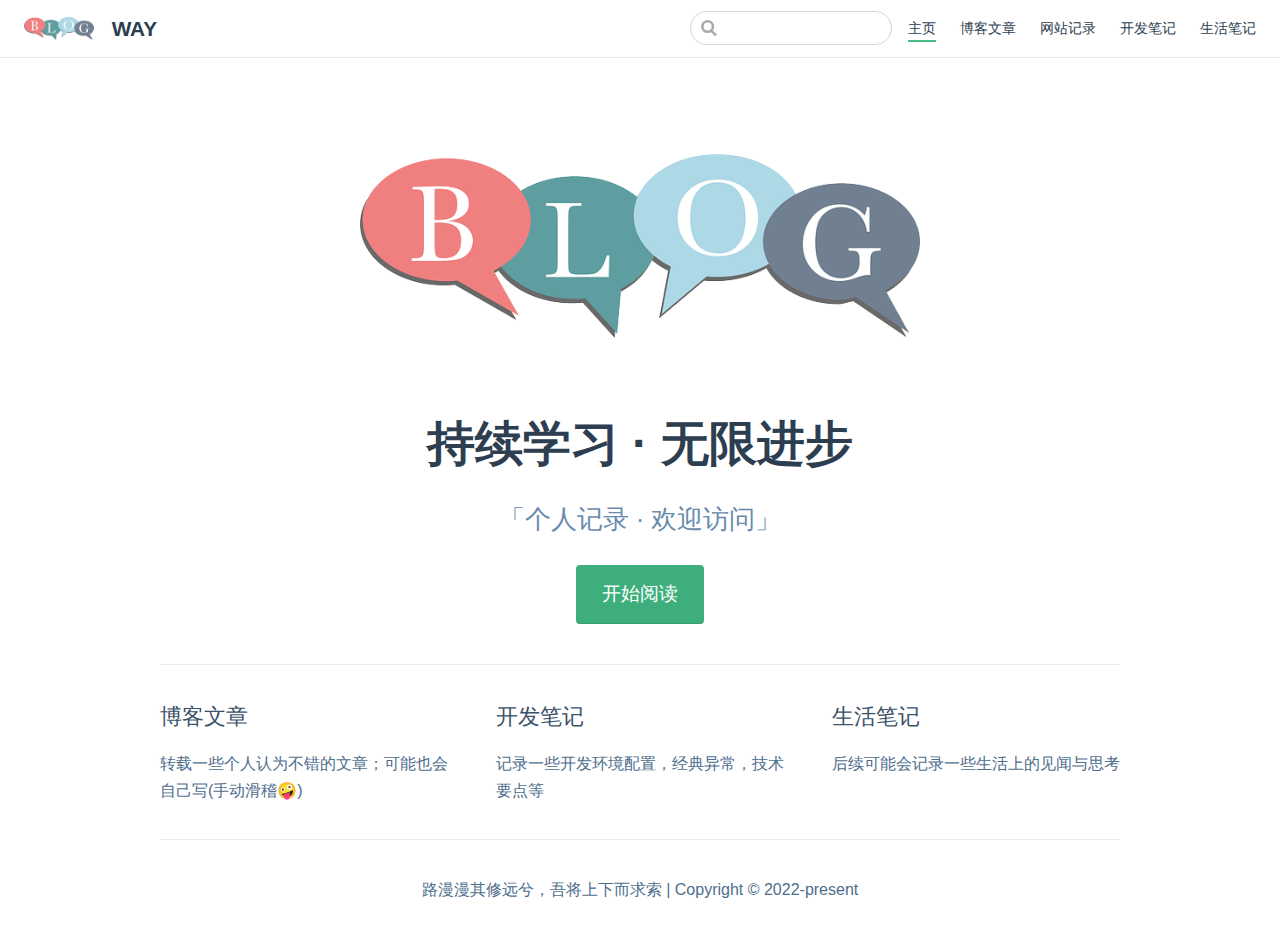
<file: index.html>
<!DOCTYPE html>
<html lang="en-US">
  <head>
    <meta charset="utf-8">
    <meta name="viewport" content="width=device-width,initial-scale=1">
    <title>WAY</title>
    <meta name="generator" content="VuePress 1.9.7">
    <link rel="icon" href="/blog.png">
    <meta name="description" content="个人记录">
    
    <link rel="preload" href="/assets/css/0.styles.fc86bf0e.css" as="style"><link rel="preload" href="/assets/js/app.dfda2185.js" as="script"><link rel="preload" href="/assets/js/2.8d33f5d0.js" as="script"><link rel="preload" href="/assets/js/7.82339922.js" as="script"><link rel="prefetch" href="/assets/js/10.a61552e8.js"><link rel="prefetch" href="/assets/js/11.d90690c1.js"><link rel="prefetch" href="/assets/js/12.42bf0b67.js"><link rel="prefetch" href="/assets/js/13.b04dbb35.js"><link rel="prefetch" href="/assets/js/3.e8b84db4.js"><link rel="prefetch" href="/assets/js/4.76f33973.js"><link rel="prefetch" href="/assets/js/5.8b1dc119.js"><link rel="prefetch" href="/assets/js/6.2ae1fdaa.js"><link rel="prefetch" href="/assets/js/8.5700b73c.js"><link rel="prefetch" href="/assets/js/9.9b8b22a3.js">
    <link rel="stylesheet" href="/assets/css/0.styles.fc86bf0e.css">
  </head>
  <body>
    <div id="app" data-server-rendered="true"><div class="theme-container no-sidebar"><header class="navbar"><div class="sidebar-button"><svg xmlns="http://www.w3.org/2000/svg" aria-hidden="true" role="img" viewBox="0 0 448 512" class="icon"><path fill="currentColor" d="M436 124H12c-6.627 0-12-5.373-12-12V80c0-6.627 5.373-12 12-12h424c6.627 0 12 5.373 12 12v32c0 6.627-5.373 12-12 12zm0 160H12c-6.627 0-12-5.373-12-12v-32c0-6.627 5.373-12 12-12h424c6.627 0 12 5.373 12 12v32c0 6.627-5.373 12-12 12zm0 160H12c-6.627 0-12-5.373-12-12v-32c0-6.627 5.373-12 12-12h424c6.627 0 12 5.373 12 12v32c0 6.627-5.373 12-12 12z"></path></svg></div> <a href="/" aria-current="page" class="home-link router-link-exact-active router-link-active"><img src="/blog.png" alt="WAY" class="logo"> <span class="site-name can-hide">WAY</span></a> <div class="links"><div class="search-box"><input aria-label="Search" autocomplete="off" spellcheck="false" value=""> <!----></div> <nav class="nav-links can-hide"><div class="nav-item"><a href="/" aria-current="page" class="nav-link router-link-exact-active router-link-active">
  主页
</a></div><div class="nav-item"><a href="/guide/blog.html" class="nav-link">
  博客文章
</a></div><div class="nav-item"><a href="/guide/site.html" class="nav-link">
  网站记录
</a></div><div class="nav-item"><a href="/guide/dev.html" class="nav-link">
  开发笔记
</a></div><div class="nav-item"><a href="/guide/life.html" class="nav-link">
  生活笔记
</a></div> <!----></nav></div></header> <div class="sidebar-mask"></div> <aside class="sidebar"><nav class="nav-links"><div class="nav-item"><a href="/" aria-current="page" class="nav-link router-link-exact-active router-link-active">
  主页
</a></div><div class="nav-item"><a href="/guide/blog.html" class="nav-link">
  博客文章
</a></div><div class="nav-item"><a href="/guide/site.html" class="nav-link">
  网站记录
</a></div><div class="nav-item"><a href="/guide/dev.html" class="nav-link">
  开发笔记
</a></div><div class="nav-item"><a href="/guide/life.html" class="nav-link">
  生活笔记
</a></div> <!----></nav>  <ul class="sidebar-links"><li><section class="sidebar-group depth-0"><p class="sidebar-heading open"><span>Home</span> <!----></p> <!----></section></li></ul> </aside> <main aria-labelledby="main-title" class="home"><header class="hero"><img src="/blog.png" alt="hero"> <h1 id="main-title">
      持续学习 · 无限进步
    </h1> <p class="description">
      「个人记录 · 欢迎访问」
    </p> <p class="action"><a href="/guide/blog/" class="nav-link action-button">
  开始阅读
</a></p></header> <div class="features"><div class="feature"><h2>博客文章</h2> <p>转载一些个人认为不错的文章；可能也会自己写(手动滑稽🤪)</p></div><div class="feature"><h2>开发笔记</h2> <p>记录一些开发环境配置，经典异常，技术要点等</p></div><div class="feature"><h2>生活笔记</h2> <p>后续可能会记录一些生活上的见闻与思考</p></div></div> <div class="theme-default-content custom content__default"></div> <div class="footer">
    路漫漫其修远兮，吾将上下而求索 | Copyright © 2022-present
  </div></main></div><div class="global-ui"></div></div>
    <script src="/assets/js/app.dfda2185.js" defer></script><script src="/assets/js/2.8d33f5d0.js" defer></script><script src="/assets/js/7.82339922.js" defer></script>
  </body>
</html>
</file>
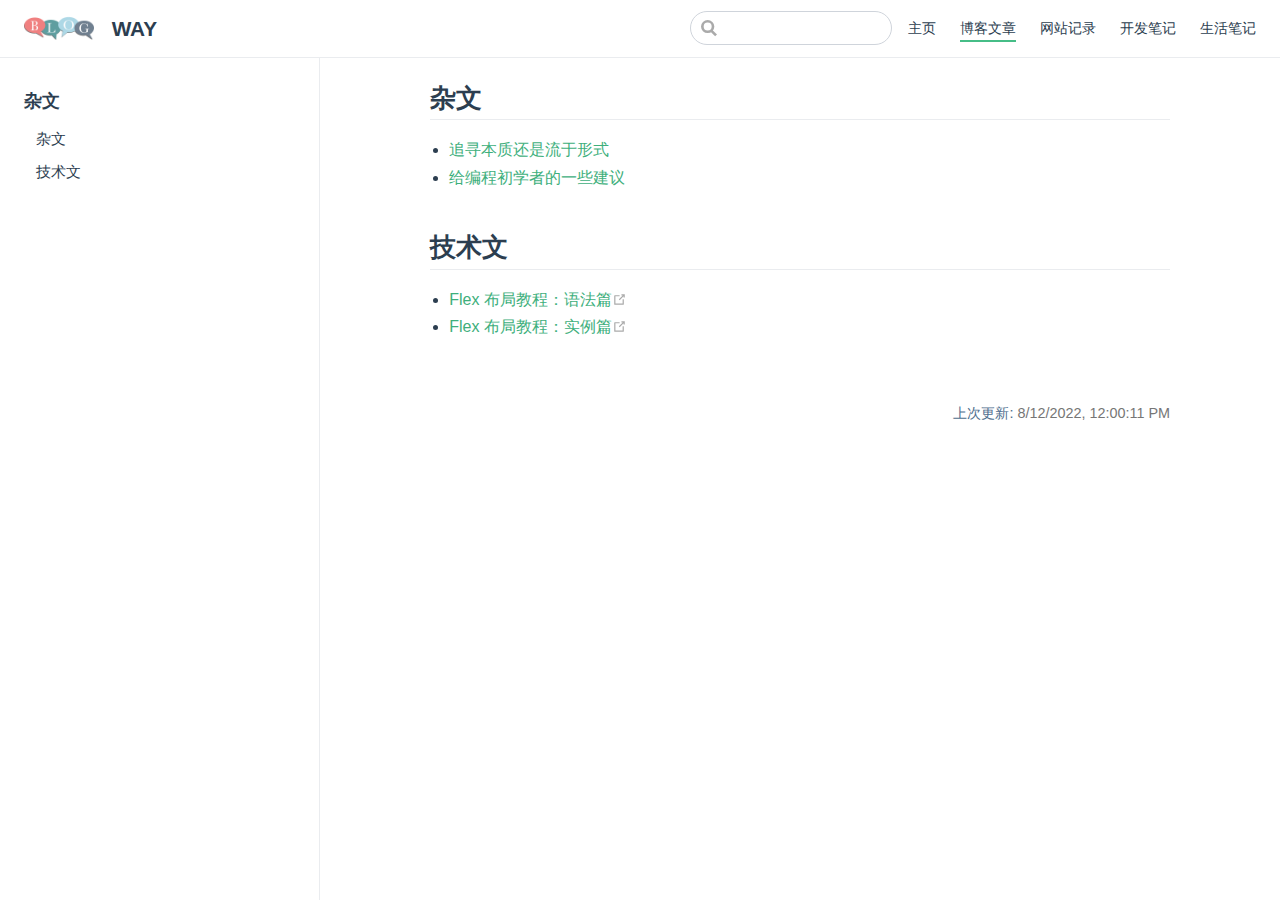
<file: guide/blog.html>
<!DOCTYPE html>
<html lang="en-US">
  <head>
    <meta charset="utf-8">
    <meta name="viewport" content="width=device-width,initial-scale=1">
    <title>杂文 | WAY</title>
    <meta name="generator" content="VuePress 1.9.7">
    <link rel="icon" href="/blog.png">
    <meta name="description" content="个人记录">
    
    <link rel="preload" href="/assets/css/0.styles.fc86bf0e.css" as="style"><link rel="preload" href="/assets/js/app.dfda2185.js" as="script"><link rel="preload" href="/assets/js/2.8d33f5d0.js" as="script"><link rel="preload" href="/assets/js/8.5700b73c.js" as="script"><link rel="prefetch" href="/assets/js/10.a61552e8.js"><link rel="prefetch" href="/assets/js/11.d90690c1.js"><link rel="prefetch" href="/assets/js/12.42bf0b67.js"><link rel="prefetch" href="/assets/js/13.b04dbb35.js"><link rel="prefetch" href="/assets/js/3.e8b84db4.js"><link rel="prefetch" href="/assets/js/4.76f33973.js"><link rel="prefetch" href="/assets/js/5.8b1dc119.js"><link rel="prefetch" href="/assets/js/6.2ae1fdaa.js"><link rel="prefetch" href="/assets/js/7.82339922.js"><link rel="prefetch" href="/assets/js/9.9b8b22a3.js">
    <link rel="stylesheet" href="/assets/css/0.styles.fc86bf0e.css">
  </head>
  <body>
    <div id="app" data-server-rendered="true"><div class="theme-container"><header class="navbar"><div class="sidebar-button"><svg xmlns="http://www.w3.org/2000/svg" aria-hidden="true" role="img" viewBox="0 0 448 512" class="icon"><path fill="currentColor" d="M436 124H12c-6.627 0-12-5.373-12-12V80c0-6.627 5.373-12 12-12h424c6.627 0 12 5.373 12 12v32c0 6.627-5.373 12-12 12zm0 160H12c-6.627 0-12-5.373-12-12v-32c0-6.627 5.373-12 12-12h424c6.627 0 12 5.373 12 12v32c0 6.627-5.373 12-12 12zm0 160H12c-6.627 0-12-5.373-12-12v-32c0-6.627 5.373-12 12-12h424c6.627 0 12 5.373 12 12v32c0 6.627-5.373 12-12 12z"></path></svg></div> <a href="/" class="home-link router-link-active"><img src="/blog.png" alt="WAY" class="logo"> <span class="site-name can-hide">WAY</span></a> <div class="links"><div class="search-box"><input aria-label="Search" autocomplete="off" spellcheck="false" value=""> <!----></div> <nav class="nav-links can-hide"><div class="nav-item"><a href="/" class="nav-link">
  主页
</a></div><div class="nav-item"><a href="/guide/blog.html" aria-current="page" class="nav-link router-link-exact-active router-link-active">
  博客文章
</a></div><div class="nav-item"><a href="/guide/site.html" class="nav-link">
  网站记录
</a></div><div class="nav-item"><a href="/guide/dev.html" class="nav-link">
  开发笔记
</a></div><div class="nav-item"><a href="/guide/life.html" class="nav-link">
  生活笔记
</a></div> <!----></nav></div></header> <div class="sidebar-mask"></div> <aside class="sidebar"><nav class="nav-links"><div class="nav-item"><a href="/" class="nav-link">
  主页
</a></div><div class="nav-item"><a href="/guide/blog.html" aria-current="page" class="nav-link router-link-exact-active router-link-active">
  博客文章
</a></div><div class="nav-item"><a href="/guide/site.html" class="nav-link">
  网站记录
</a></div><div class="nav-item"><a href="/guide/dev.html" class="nav-link">
  开发笔记
</a></div><div class="nav-item"><a href="/guide/life.html" class="nav-link">
  生活笔记
</a></div> <!----></nav>  <ul class="sidebar-links"><li><section class="sidebar-group depth-0"><p class="sidebar-heading open"><span>杂文</span> <!----></p> <ul class="sidebar-links sidebar-group-items"><li><a href="/guide/blog.html#杂文" class="sidebar-link">杂文</a><ul class="sidebar-sub-headers"></ul></li><li><a href="/guide/blog.html#技术文" class="sidebar-link">技术文</a><ul class="sidebar-sub-headers"></ul></li></ul></section></li></ul> </aside> <main class="page"> <div class="theme-default-content content__default"><h2 id="杂文"><a href="#杂文" class="header-anchor">#</a> 杂文</h2> <ul><li><a href="/guide/blogs/追寻本质还是流于形式.html">追寻本质还是流于形式</a></li> <li><a href="/guide/blogs/给编程初学者的一些建议.html">给编程初学者的一些建议</a></li></ul> <h2 id="技术文"><a href="#技术文" class="header-anchor">#</a> 技术文</h2> <ul><li><a href="https://www.ruanyifeng.com/blog/2015/07/flex-grammar.html" target="_blank" rel="noopener noreferrer">Flex 布局教程：语法篇<span><svg xmlns="http://www.w3.org/2000/svg" aria-hidden="true" focusable="false" x="0px" y="0px" viewBox="0 0 100 100" width="15" height="15" class="icon outbound"><path fill="currentColor" d="M18.8,85.1h56l0,0c2.2,0,4-1.8,4-4v-32h-8v28h-48v-48h28v-8h-32l0,0c-2.2,0-4,1.8-4,4v56C14.8,83.3,16.6,85.1,18.8,85.1z"></path> <polygon fill="currentColor" points="45.7,48.7 51.3,54.3 77.2,28.5 77.2,37.2 85.2,37.2 85.2,14.9 62.8,14.9 62.8,22.9 71.5,22.9"></polygon></svg> <span class="sr-only">(opens new window)</span></span></a></li> <li><a href="https://www.ruanyifeng.com/blog/2015/07/flex-examples.html" target="_blank" rel="noopener noreferrer">Flex 布局教程：实例篇<span><svg xmlns="http://www.w3.org/2000/svg" aria-hidden="true" focusable="false" x="0px" y="0px" viewBox="0 0 100 100" width="15" height="15" class="icon outbound"><path fill="currentColor" d="M18.8,85.1h56l0,0c2.2,0,4-1.8,4-4v-32h-8v28h-48v-48h28v-8h-32l0,0c-2.2,0-4,1.8-4,4v56C14.8,83.3,16.6,85.1,18.8,85.1z"></path> <polygon fill="currentColor" points="45.7,48.7 51.3,54.3 77.2,28.5 77.2,37.2 85.2,37.2 85.2,14.9 62.8,14.9 62.8,22.9 71.5,22.9"></polygon></svg> <span class="sr-only">(opens new window)</span></span></a></li></ul></div> <footer class="page-edit"><!----> <div class="last-updated"><span class="prefix">上次更新:</span> <span class="time">8/12/2022, 12:00:11 PM</span></div></footer> <!----> </main></div><div class="global-ui"></div></div>
    <script src="/assets/js/app.dfda2185.js" defer></script><script src="/assets/js/2.8d33f5d0.js" defer></script><script src="/assets/js/8.5700b73c.js" defer></script>
  </body>
</html>
</file>
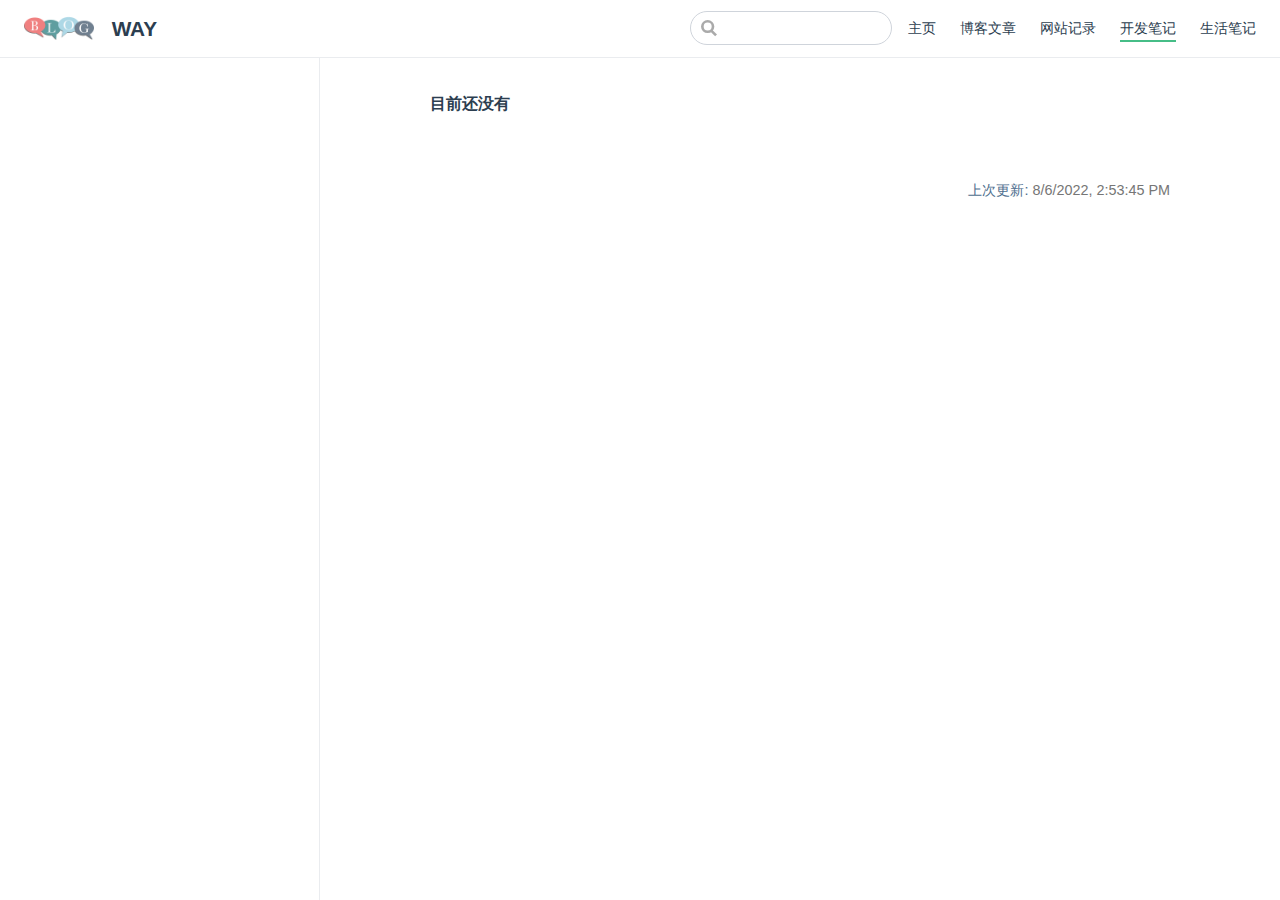
<file: guide/dev.html>
<!DOCTYPE html>
<html lang="en-US">
  <head>
    <meta charset="utf-8">
    <meta name="viewport" content="width=device-width,initial-scale=1">
    <title>WAY</title>
    <meta name="generator" content="VuePress 1.9.7">
    <link rel="icon" href="/blog.png">
    <meta name="description" content="个人记录">
    
    <link rel="preload" href="/assets/css/0.styles.fc86bf0e.css" as="style"><link rel="preload" href="/assets/js/app.dfda2185.js" as="script"><link rel="preload" href="/assets/js/2.8d33f5d0.js" as="script"><link rel="preload" href="/assets/js/11.d90690c1.js" as="script"><link rel="prefetch" href="/assets/js/10.a61552e8.js"><link rel="prefetch" href="/assets/js/12.42bf0b67.js"><link rel="prefetch" href="/assets/js/13.b04dbb35.js"><link rel="prefetch" href="/assets/js/3.e8b84db4.js"><link rel="prefetch" href="/assets/js/4.76f33973.js"><link rel="prefetch" href="/assets/js/5.8b1dc119.js"><link rel="prefetch" href="/assets/js/6.2ae1fdaa.js"><link rel="prefetch" href="/assets/js/7.82339922.js"><link rel="prefetch" href="/assets/js/8.5700b73c.js"><link rel="prefetch" href="/assets/js/9.9b8b22a3.js">
    <link rel="stylesheet" href="/assets/css/0.styles.fc86bf0e.css">
  </head>
  <body>
    <div id="app" data-server-rendered="true"><div class="theme-container"><header class="navbar"><div class="sidebar-button"><svg xmlns="http://www.w3.org/2000/svg" aria-hidden="true" role="img" viewBox="0 0 448 512" class="icon"><path fill="currentColor" d="M436 124H12c-6.627 0-12-5.373-12-12V80c0-6.627 5.373-12 12-12h424c6.627 0 12 5.373 12 12v32c0 6.627-5.373 12-12 12zm0 160H12c-6.627 0-12-5.373-12-12v-32c0-6.627 5.373-12 12-12h424c6.627 0 12 5.373 12 12v32c0 6.627-5.373 12-12 12zm0 160H12c-6.627 0-12-5.373-12-12v-32c0-6.627 5.373-12 12-12h424c6.627 0 12 5.373 12 12v32c0 6.627-5.373 12-12 12z"></path></svg></div> <a href="/" class="home-link router-link-active"><img src="/blog.png" alt="WAY" class="logo"> <span class="site-name can-hide">WAY</span></a> <div class="links"><div class="search-box"><input aria-label="Search" autocomplete="off" spellcheck="false" value=""> <!----></div> <nav class="nav-links can-hide"><div class="nav-item"><a href="/" class="nav-link">
  主页
</a></div><div class="nav-item"><a href="/guide/blog.html" class="nav-link">
  博客文章
</a></div><div class="nav-item"><a href="/guide/site.html" class="nav-link">
  网站记录
</a></div><div class="nav-item"><a href="/guide/dev.html" aria-current="page" class="nav-link router-link-exact-active router-link-active">
  开发笔记
</a></div><div class="nav-item"><a href="/guide/life.html" class="nav-link">
  生活笔记
</a></div> <!----></nav></div></header> <div class="sidebar-mask"></div> <aside class="sidebar"><nav class="nav-links"><div class="nav-item"><a href="/" class="nav-link">
  主页
</a></div><div class="nav-item"><a href="/guide/blog.html" class="nav-link">
  博客文章
</a></div><div class="nav-item"><a href="/guide/site.html" class="nav-link">
  网站记录
</a></div><div class="nav-item"><a href="/guide/dev.html" aria-current="page" class="nav-link router-link-exact-active router-link-active">
  开发笔记
</a></div><div class="nav-item"><a href="/guide/life.html" class="nav-link">
  生活笔记
</a></div> <!----></nav>  <ul class="sidebar-links"><li><section class="sidebar-group depth-0"><p class="sidebar-heading open"><span></span> <!----></p> <!----></section></li></ul> </aside> <main class="page"> <div class="theme-default-content content__default"><p><strong>目前还没有</strong></p></div> <footer class="page-edit"><!----> <div class="last-updated"><span class="prefix">上次更新:</span> <span class="time">8/6/2022, 2:53:45 PM</span></div></footer> <!----> </main></div><div class="global-ui"></div></div>
    <script src="/assets/js/app.dfda2185.js" defer></script><script src="/assets/js/2.8d33f5d0.js" defer></script><script src="/assets/js/11.d90690c1.js" defer></script>
  </body>
</html>
</file>
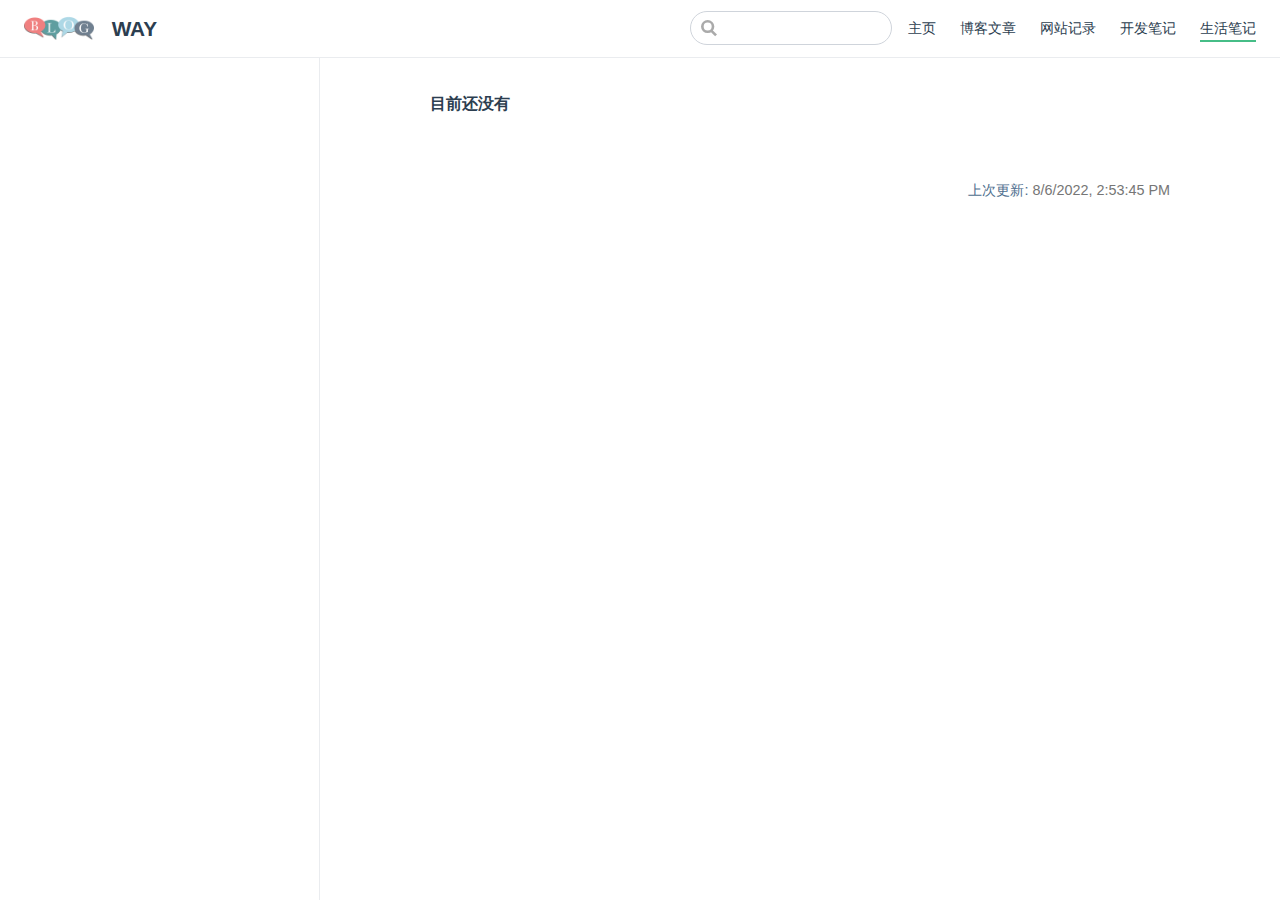
<file: guide/life.html>
<!DOCTYPE html>
<html lang="en-US">
  <head>
    <meta charset="utf-8">
    <meta name="viewport" content="width=device-width,initial-scale=1">
    <title>WAY</title>
    <meta name="generator" content="VuePress 1.9.7">
    <link rel="icon" href="/blog.png">
    <meta name="description" content="个人记录">
    
    <link rel="preload" href="/assets/css/0.styles.fc86bf0e.css" as="style"><link rel="preload" href="/assets/js/app.dfda2185.js" as="script"><link rel="preload" href="/assets/js/2.8d33f5d0.js" as="script"><link rel="preload" href="/assets/js/12.42bf0b67.js" as="script"><link rel="prefetch" href="/assets/js/10.a61552e8.js"><link rel="prefetch" href="/assets/js/11.d90690c1.js"><link rel="prefetch" href="/assets/js/13.b04dbb35.js"><link rel="prefetch" href="/assets/js/3.e8b84db4.js"><link rel="prefetch" href="/assets/js/4.76f33973.js"><link rel="prefetch" href="/assets/js/5.8b1dc119.js"><link rel="prefetch" href="/assets/js/6.2ae1fdaa.js"><link rel="prefetch" href="/assets/js/7.82339922.js"><link rel="prefetch" href="/assets/js/8.5700b73c.js"><link rel="prefetch" href="/assets/js/9.9b8b22a3.js">
    <link rel="stylesheet" href="/assets/css/0.styles.fc86bf0e.css">
  </head>
  <body>
    <div id="app" data-server-rendered="true"><div class="theme-container"><header class="navbar"><div class="sidebar-button"><svg xmlns="http://www.w3.org/2000/svg" aria-hidden="true" role="img" viewBox="0 0 448 512" class="icon"><path fill="currentColor" d="M436 124H12c-6.627 0-12-5.373-12-12V80c0-6.627 5.373-12 12-12h424c6.627 0 12 5.373 12 12v32c0 6.627-5.373 12-12 12zm0 160H12c-6.627 0-12-5.373-12-12v-32c0-6.627 5.373-12 12-12h424c6.627 0 12 5.373 12 12v32c0 6.627-5.373 12-12 12zm0 160H12c-6.627 0-12-5.373-12-12v-32c0-6.627 5.373-12 12-12h424c6.627 0 12 5.373 12 12v32c0 6.627-5.373 12-12 12z"></path></svg></div> <a href="/" class="home-link router-link-active"><img src="/blog.png" alt="WAY" class="logo"> <span class="site-name can-hide">WAY</span></a> <div class="links"><div class="search-box"><input aria-label="Search" autocomplete="off" spellcheck="false" value=""> <!----></div> <nav class="nav-links can-hide"><div class="nav-item"><a href="/" class="nav-link">
  主页
</a></div><div class="nav-item"><a href="/guide/blog.html" class="nav-link">
  博客文章
</a></div><div class="nav-item"><a href="/guide/site.html" class="nav-link">
  网站记录
</a></div><div class="nav-item"><a href="/guide/dev.html" class="nav-link">
  开发笔记
</a></div><div class="nav-item"><a href="/guide/life.html" aria-current="page" class="nav-link router-link-exact-active router-link-active">
  生活笔记
</a></div> <!----></nav></div></header> <div class="sidebar-mask"></div> <aside class="sidebar"><nav class="nav-links"><div class="nav-item"><a href="/" class="nav-link">
  主页
</a></div><div class="nav-item"><a href="/guide/blog.html" class="nav-link">
  博客文章
</a></div><div class="nav-item"><a href="/guide/site.html" class="nav-link">
  网站记录
</a></div><div class="nav-item"><a href="/guide/dev.html" class="nav-link">
  开发笔记
</a></div><div class="nav-item"><a href="/guide/life.html" aria-current="page" class="nav-link router-link-exact-active router-link-active">
  生活笔记
</a></div> <!----></nav>  <ul class="sidebar-links"><li><section class="sidebar-group depth-0"><p class="sidebar-heading open"><span></span> <!----></p> <!----></section></li></ul> </aside> <main class="page"> <div class="theme-default-content content__default"><p><strong>目前还没有</strong></p></div> <footer class="page-edit"><!----> <div class="last-updated"><span class="prefix">上次更新:</span> <span class="time">8/6/2022, 2:53:45 PM</span></div></footer> <!----> </main></div><div class="global-ui"></div></div>
    <script src="/assets/js/app.dfda2185.js" defer></script><script src="/assets/js/2.8d33f5d0.js" defer></script><script src="/assets/js/12.42bf0b67.js" defer></script>
  </body>
</html>
</file>
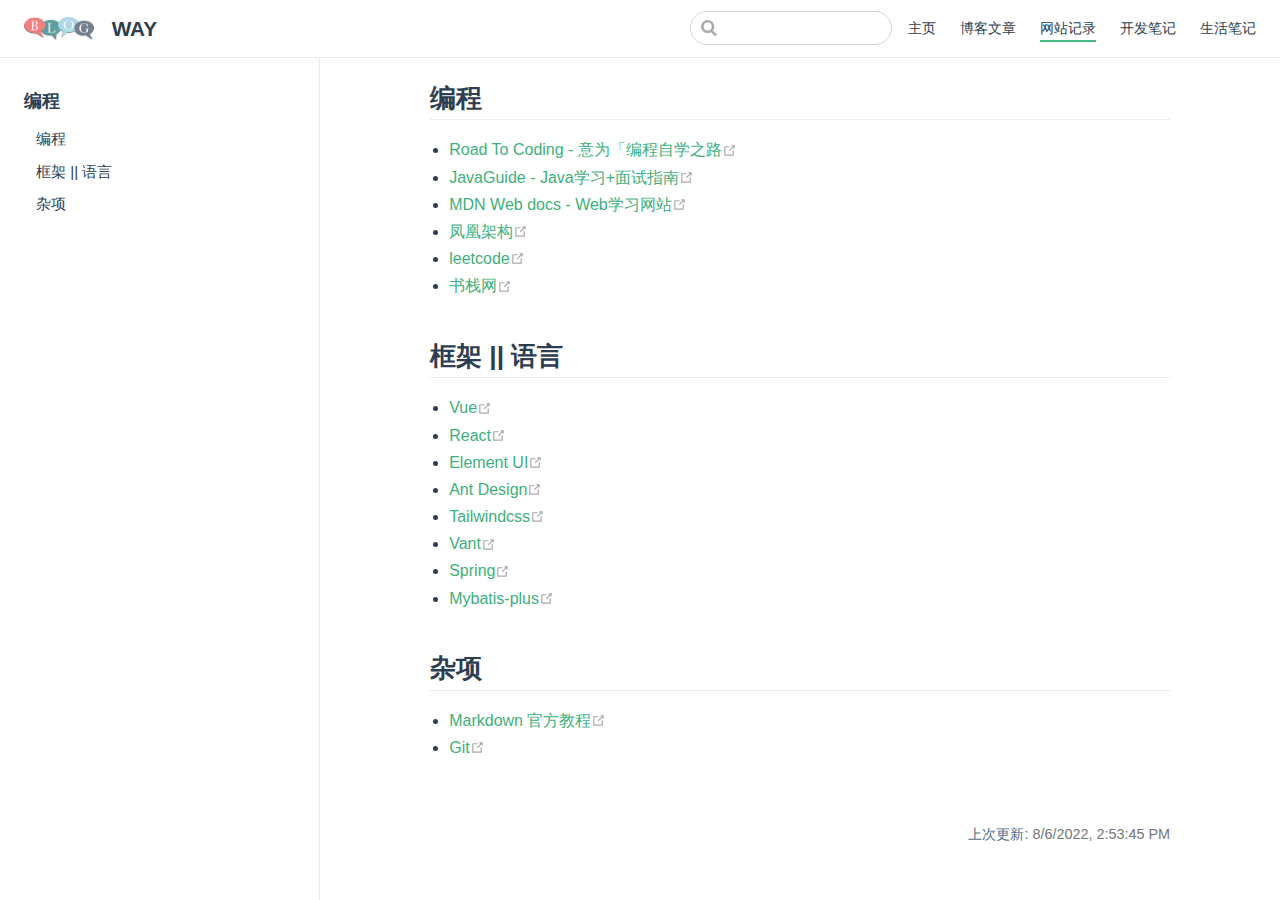
<file: guide/site.html>
<!DOCTYPE html>
<html lang="en-US">
  <head>
    <meta charset="utf-8">
    <meta name="viewport" content="width=device-width,initial-scale=1">
    <title>编程 | WAY</title>
    <meta name="generator" content="VuePress 1.9.7">
    <link rel="icon" href="/blog.png">
    <meta name="description" content="个人记录">
    
    <link rel="preload" href="/assets/css/0.styles.fc86bf0e.css" as="style"><link rel="preload" href="/assets/js/app.dfda2185.js" as="script"><link rel="preload" href="/assets/js/2.8d33f5d0.js" as="script"><link rel="preload" href="/assets/js/13.b04dbb35.js" as="script"><link rel="prefetch" href="/assets/js/10.a61552e8.js"><link rel="prefetch" href="/assets/js/11.d90690c1.js"><link rel="prefetch" href="/assets/js/12.42bf0b67.js"><link rel="prefetch" href="/assets/js/3.e8b84db4.js"><link rel="prefetch" href="/assets/js/4.76f33973.js"><link rel="prefetch" href="/assets/js/5.8b1dc119.js"><link rel="prefetch" href="/assets/js/6.2ae1fdaa.js"><link rel="prefetch" href="/assets/js/7.82339922.js"><link rel="prefetch" href="/assets/js/8.5700b73c.js"><link rel="prefetch" href="/assets/js/9.9b8b22a3.js">
    <link rel="stylesheet" href="/assets/css/0.styles.fc86bf0e.css">
  </head>
  <body>
    <div id="app" data-server-rendered="true"><div class="theme-container"><header class="navbar"><div class="sidebar-button"><svg xmlns="http://www.w3.org/2000/svg" aria-hidden="true" role="img" viewBox="0 0 448 512" class="icon"><path fill="currentColor" d="M436 124H12c-6.627 0-12-5.373-12-12V80c0-6.627 5.373-12 12-12h424c6.627 0 12 5.373 12 12v32c0 6.627-5.373 12-12 12zm0 160H12c-6.627 0-12-5.373-12-12v-32c0-6.627 5.373-12 12-12h424c6.627 0 12 5.373 12 12v32c0 6.627-5.373 12-12 12zm0 160H12c-6.627 0-12-5.373-12-12v-32c0-6.627 5.373-12 12-12h424c6.627 0 12 5.373 12 12v32c0 6.627-5.373 12-12 12z"></path></svg></div> <a href="/" class="home-link router-link-active"><img src="/blog.png" alt="WAY" class="logo"> <span class="site-name can-hide">WAY</span></a> <div class="links"><div class="search-box"><input aria-label="Search" autocomplete="off" spellcheck="false" value=""> <!----></div> <nav class="nav-links can-hide"><div class="nav-item"><a href="/" class="nav-link">
  主页
</a></div><div class="nav-item"><a href="/guide/blog.html" class="nav-link">
  博客文章
</a></div><div class="nav-item"><a href="/guide/site.html" aria-current="page" class="nav-link router-link-exact-active router-link-active">
  网站记录
</a></div><div class="nav-item"><a href="/guide/dev.html" class="nav-link">
  开发笔记
</a></div><div class="nav-item"><a href="/guide/life.html" class="nav-link">
  生活笔记
</a></div> <!----></nav></div></header> <div class="sidebar-mask"></div> <aside class="sidebar"><nav class="nav-links"><div class="nav-item"><a href="/" class="nav-link">
  主页
</a></div><div class="nav-item"><a href="/guide/blog.html" class="nav-link">
  博客文章
</a></div><div class="nav-item"><a href="/guide/site.html" aria-current="page" class="nav-link router-link-exact-active router-link-active">
  网站记录
</a></div><div class="nav-item"><a href="/guide/dev.html" class="nav-link">
  开发笔记
</a></div><div class="nav-item"><a href="/guide/life.html" class="nav-link">
  生活笔记
</a></div> <!----></nav>  <ul class="sidebar-links"><li><section class="sidebar-group depth-0"><p class="sidebar-heading open"><span>编程</span> <!----></p> <ul class="sidebar-links sidebar-group-items"><li><a href="/guide/site.html#编程" class="sidebar-link">编程</a><ul class="sidebar-sub-headers"></ul></li><li><a href="/guide/site.html#框架-语言" class="sidebar-link">框架 || 语言</a><ul class="sidebar-sub-headers"></ul></li><li><a href="/guide/site.html#杂项" class="sidebar-link">杂项</a><ul class="sidebar-sub-headers"></ul></li></ul></section></li></ul> </aside> <main class="page"> <div class="theme-default-content content__default"><h2 id="编程"><a href="#编程" class="header-anchor">#</a> 编程</h2> <ul><li><a href="https://r2coding.com/" target="_blank" rel="noopener noreferrer">Road To Coding - 意为「编程自学之路<span><svg xmlns="http://www.w3.org/2000/svg" aria-hidden="true" focusable="false" x="0px" y="0px" viewBox="0 0 100 100" width="15" height="15" class="icon outbound"><path fill="currentColor" d="M18.8,85.1h56l0,0c2.2,0,4-1.8,4-4v-32h-8v28h-48v-48h28v-8h-32l0,0c-2.2,0-4,1.8-4,4v56C14.8,83.3,16.6,85.1,18.8,85.1z"></path> <polygon fill="currentColor" points="45.7,48.7 51.3,54.3 77.2,28.5 77.2,37.2 85.2,37.2 85.2,14.9 62.8,14.9 62.8,22.9 71.5,22.9"></polygon></svg> <span class="sr-only">(opens new window)</span></span></a></li> <li><a href="https://javaguide.cn/" target="_blank" rel="noopener noreferrer">JavaGuide - Java学习+面试指南<span><svg xmlns="http://www.w3.org/2000/svg" aria-hidden="true" focusable="false" x="0px" y="0px" viewBox="0 0 100 100" width="15" height="15" class="icon outbound"><path fill="currentColor" d="M18.8,85.1h56l0,0c2.2,0,4-1.8,4-4v-32h-8v28h-48v-48h28v-8h-32l0,0c-2.2,0-4,1.8-4,4v56C14.8,83.3,16.6,85.1,18.8,85.1z"></path> <polygon fill="currentColor" points="45.7,48.7 51.3,54.3 77.2,28.5 77.2,37.2 85.2,37.2 85.2,14.9 62.8,14.9 62.8,22.9 71.5,22.9"></polygon></svg> <span class="sr-only">(opens new window)</span></span></a></li> <li><a href="https://developer.mozilla.org/zh-CN/" target="_blank" rel="noopener noreferrer">MDN Web docs - Web学习网站<span><svg xmlns="http://www.w3.org/2000/svg" aria-hidden="true" focusable="false" x="0px" y="0px" viewBox="0 0 100 100" width="15" height="15" class="icon outbound"><path fill="currentColor" d="M18.8,85.1h56l0,0c2.2,0,4-1.8,4-4v-32h-8v28h-48v-48h28v-8h-32l0,0c-2.2,0-4,1.8-4,4v56C14.8,83.3,16.6,85.1,18.8,85.1z"></path> <polygon fill="currentColor" points="45.7,48.7 51.3,54.3 77.2,28.5 77.2,37.2 85.2,37.2 85.2,14.9 62.8,14.9 62.8,22.9 71.5,22.9"></polygon></svg> <span class="sr-only">(opens new window)</span></span></a></li> <li><a href="http://icyfenix.cn/summary/" target="_blank" rel="noopener noreferrer">凤凰架构<span><svg xmlns="http://www.w3.org/2000/svg" aria-hidden="true" focusable="false" x="0px" y="0px" viewBox="0 0 100 100" width="15" height="15" class="icon outbound"><path fill="currentColor" d="M18.8,85.1h56l0,0c2.2,0,4-1.8,4-4v-32h-8v28h-48v-48h28v-8h-32l0,0c-2.2,0-4,1.8-4,4v56C14.8,83.3,16.6,85.1,18.8,85.1z"></path> <polygon fill="currentColor" points="45.7,48.7 51.3,54.3 77.2,28.5 77.2,37.2 85.2,37.2 85.2,14.9 62.8,14.9 62.8,22.9 71.5,22.9"></polygon></svg> <span class="sr-only">(opens new window)</span></span></a></li> <li><a href="https://leetcode.cn/" target="_blank" rel="noopener noreferrer">leetcode<span><svg xmlns="http://www.w3.org/2000/svg" aria-hidden="true" focusable="false" x="0px" y="0px" viewBox="0 0 100 100" width="15" height="15" class="icon outbound"><path fill="currentColor" d="M18.8,85.1h56l0,0c2.2,0,4-1.8,4-4v-32h-8v28h-48v-48h28v-8h-32l0,0c-2.2,0-4,1.8-4,4v56C14.8,83.3,16.6,85.1,18.8,85.1z"></path> <polygon fill="currentColor" points="45.7,48.7 51.3,54.3 77.2,28.5 77.2,37.2 85.2,37.2 85.2,14.9 62.8,14.9 62.8,22.9 71.5,22.9"></polygon></svg> <span class="sr-only">(opens new window)</span></span></a></li> <li><a href="https://www.bookstack.cn/" target="_blank" rel="noopener noreferrer">书栈网<span><svg xmlns="http://www.w3.org/2000/svg" aria-hidden="true" focusable="false" x="0px" y="0px" viewBox="0 0 100 100" width="15" height="15" class="icon outbound"><path fill="currentColor" d="M18.8,85.1h56l0,0c2.2,0,4-1.8,4-4v-32h-8v28h-48v-48h28v-8h-32l0,0c-2.2,0-4,1.8-4,4v56C14.8,83.3,16.6,85.1,18.8,85.1z"></path> <polygon fill="currentColor" points="45.7,48.7 51.3,54.3 77.2,28.5 77.2,37.2 85.2,37.2 85.2,14.9 62.8,14.9 62.8,22.9 71.5,22.9"></polygon></svg> <span class="sr-only">(opens new window)</span></span></a></li></ul> <h2 id="框架-语言"><a href="#框架-语言" class="header-anchor">#</a> 框架 || 语言</h2> <ul><li><a href="https://cn.vuejs.org/index.html" target="_blank" rel="noopener noreferrer">Vue<span><svg xmlns="http://www.w3.org/2000/svg" aria-hidden="true" focusable="false" x="0px" y="0px" viewBox="0 0 100 100" width="15" height="15" class="icon outbound"><path fill="currentColor" d="M18.8,85.1h56l0,0c2.2,0,4-1.8,4-4v-32h-8v28h-48v-48h28v-8h-32l0,0c-2.2,0-4,1.8-4,4v56C14.8,83.3,16.6,85.1,18.8,85.1z"></path> <polygon fill="currentColor" points="45.7,48.7 51.3,54.3 77.2,28.5 77.2,37.2 85.2,37.2 85.2,14.9 62.8,14.9 62.8,22.9 71.5,22.9"></polygon></svg> <span class="sr-only">(opens new window)</span></span></a></li> <li><a href="https://zh-hans.reactjs.org/" target="_blank" rel="noopener noreferrer">React<span><svg xmlns="http://www.w3.org/2000/svg" aria-hidden="true" focusable="false" x="0px" y="0px" viewBox="0 0 100 100" width="15" height="15" class="icon outbound"><path fill="currentColor" d="M18.8,85.1h56l0,0c2.2,0,4-1.8,4-4v-32h-8v28h-48v-48h28v-8h-32l0,0c-2.2,0-4,1.8-4,4v56C14.8,83.3,16.6,85.1,18.8,85.1z"></path> <polygon fill="currentColor" points="45.7,48.7 51.3,54.3 77.2,28.5 77.2,37.2 85.2,37.2 85.2,14.9 62.8,14.9 62.8,22.9 71.5,22.9"></polygon></svg> <span class="sr-only">(opens new window)</span></span></a></li> <li><a href="https://element.eleme.cn/#/zh-CN" target="_blank" rel="noopener noreferrer">Element UI<span><svg xmlns="http://www.w3.org/2000/svg" aria-hidden="true" focusable="false" x="0px" y="0px" viewBox="0 0 100 100" width="15" height="15" class="icon outbound"><path fill="currentColor" d="M18.8,85.1h56l0,0c2.2,0,4-1.8,4-4v-32h-8v28h-48v-48h28v-8h-32l0,0c-2.2,0-4,1.8-4,4v56C14.8,83.3,16.6,85.1,18.8,85.1z"></path> <polygon fill="currentColor" points="45.7,48.7 51.3,54.3 77.2,28.5 77.2,37.2 85.2,37.2 85.2,14.9 62.8,14.9 62.8,22.9 71.5,22.9"></polygon></svg> <span class="sr-only">(opens new window)</span></span></a></li> <li><a href="https://ant-design.antgroup.com/index-cn" target="_blank" rel="noopener noreferrer">Ant Design<span><svg xmlns="http://www.w3.org/2000/svg" aria-hidden="true" focusable="false" x="0px" y="0px" viewBox="0 0 100 100" width="15" height="15" class="icon outbound"><path fill="currentColor" d="M18.8,85.1h56l0,0c2.2,0,4-1.8,4-4v-32h-8v28h-48v-48h28v-8h-32l0,0c-2.2,0-4,1.8-4,4v56C14.8,83.3,16.6,85.1,18.8,85.1z"></path> <polygon fill="currentColor" points="45.7,48.7 51.3,54.3 77.2,28.5 77.2,37.2 85.2,37.2 85.2,14.9 62.8,14.9 62.8,22.9 71.5,22.9"></polygon></svg> <span class="sr-only">(opens new window)</span></span></a></li> <li><a href="https://www.tailwindcss.cn/" target="_blank" rel="noopener noreferrer">Tailwindcss<span><svg xmlns="http://www.w3.org/2000/svg" aria-hidden="true" focusable="false" x="0px" y="0px" viewBox="0 0 100 100" width="15" height="15" class="icon outbound"><path fill="currentColor" d="M18.8,85.1h56l0,0c2.2,0,4-1.8,4-4v-32h-8v28h-48v-48h28v-8h-32l0,0c-2.2,0-4,1.8-4,4v56C14.8,83.3,16.6,85.1,18.8,85.1z"></path> <polygon fill="currentColor" points="45.7,48.7 51.3,54.3 77.2,28.5 77.2,37.2 85.2,37.2 85.2,14.9 62.8,14.9 62.8,22.9 71.5,22.9"></polygon></svg> <span class="sr-only">(opens new window)</span></span></a></li> <li><a href="https://vant-ui.github.io/vant/#/zh-CN" target="_blank" rel="noopener noreferrer">Vant<span><svg xmlns="http://www.w3.org/2000/svg" aria-hidden="true" focusable="false" x="0px" y="0px" viewBox="0 0 100 100" width="15" height="15" class="icon outbound"><path fill="currentColor" d="M18.8,85.1h56l0,0c2.2,0,4-1.8,4-4v-32h-8v28h-48v-48h28v-8h-32l0,0c-2.2,0-4,1.8-4,4v56C14.8,83.3,16.6,85.1,18.8,85.1z"></path> <polygon fill="currentColor" points="45.7,48.7 51.3,54.3 77.2,28.5 77.2,37.2 85.2,37.2 85.2,14.9 62.8,14.9 62.8,22.9 71.5,22.9"></polygon></svg> <span class="sr-only">(opens new window)</span></span></a></li> <li><a href="https://spring.io/" target="_blank" rel="noopener noreferrer">Spring<span><svg xmlns="http://www.w3.org/2000/svg" aria-hidden="true" focusable="false" x="0px" y="0px" viewBox="0 0 100 100" width="15" height="15" class="icon outbound"><path fill="currentColor" d="M18.8,85.1h56l0,0c2.2,0,4-1.8,4-4v-32h-8v28h-48v-48h28v-8h-32l0,0c-2.2,0-4,1.8-4,4v56C14.8,83.3,16.6,85.1,18.8,85.1z"></path> <polygon fill="currentColor" points="45.7,48.7 51.3,54.3 77.2,28.5 77.2,37.2 85.2,37.2 85.2,14.9 62.8,14.9 62.8,22.9 71.5,22.9"></polygon></svg> <span class="sr-only">(opens new window)</span></span></a></li> <li><a href="https://baomidou.com/" target="_blank" rel="noopener noreferrer">Mybatis-plus<span><svg xmlns="http://www.w3.org/2000/svg" aria-hidden="true" focusable="false" x="0px" y="0px" viewBox="0 0 100 100" width="15" height="15" class="icon outbound"><path fill="currentColor" d="M18.8,85.1h56l0,0c2.2,0,4-1.8,4-4v-32h-8v28h-48v-48h28v-8h-32l0,0c-2.2,0-4,1.8-4,4v56C14.8,83.3,16.6,85.1,18.8,85.1z"></path> <polygon fill="currentColor" points="45.7,48.7 51.3,54.3 77.2,28.5 77.2,37.2 85.2,37.2 85.2,14.9 62.8,14.9 62.8,22.9 71.5,22.9"></polygon></svg> <span class="sr-only">(opens new window)</span></span></a></li></ul> <h2 id="杂项"><a href="#杂项" class="header-anchor">#</a> 杂项</h2> <ul><li><a href="https://markdown.com.cn/" target="_blank" rel="noopener noreferrer">Markdown 官方教程<span><svg xmlns="http://www.w3.org/2000/svg" aria-hidden="true" focusable="false" x="0px" y="0px" viewBox="0 0 100 100" width="15" height="15" class="icon outbound"><path fill="currentColor" d="M18.8,85.1h56l0,0c2.2,0,4-1.8,4-4v-32h-8v28h-48v-48h28v-8h-32l0,0c-2.2,0-4,1.8-4,4v56C14.8,83.3,16.6,85.1,18.8,85.1z"></path> <polygon fill="currentColor" points="45.7,48.7 51.3,54.3 77.2,28.5 77.2,37.2 85.2,37.2 85.2,14.9 62.8,14.9 62.8,22.9 71.5,22.9"></polygon></svg> <span class="sr-only">(opens new window)</span></span></a></li> <li><a href="https://git-scm.com/book/zh/" target="_blank" rel="noopener noreferrer">Git<span><svg xmlns="http://www.w3.org/2000/svg" aria-hidden="true" focusable="false" x="0px" y="0px" viewBox="0 0 100 100" width="15" height="15" class="icon outbound"><path fill="currentColor" d="M18.8,85.1h56l0,0c2.2,0,4-1.8,4-4v-32h-8v28h-48v-48h28v-8h-32l0,0c-2.2,0-4,1.8-4,4v56C14.8,83.3,16.6,85.1,18.8,85.1z"></path> <polygon fill="currentColor" points="45.7,48.7 51.3,54.3 77.2,28.5 77.2,37.2 85.2,37.2 85.2,14.9 62.8,14.9 62.8,22.9 71.5,22.9"></polygon></svg> <span class="sr-only">(opens new window)</span></span></a></li></ul></div> <footer class="page-edit"><!----> <div class="last-updated"><span class="prefix">上次更新:</span> <span class="time">8/6/2022, 2:53:45 PM</span></div></footer> <!----> </main></div><div class="global-ui"></div></div>
    <script src="/assets/js/app.dfda2185.js" defer></script><script src="/assets/js/2.8d33f5d0.js" defer></script><script src="/assets/js/13.b04dbb35.js" defer></script>
  </body>
</html>
</file>
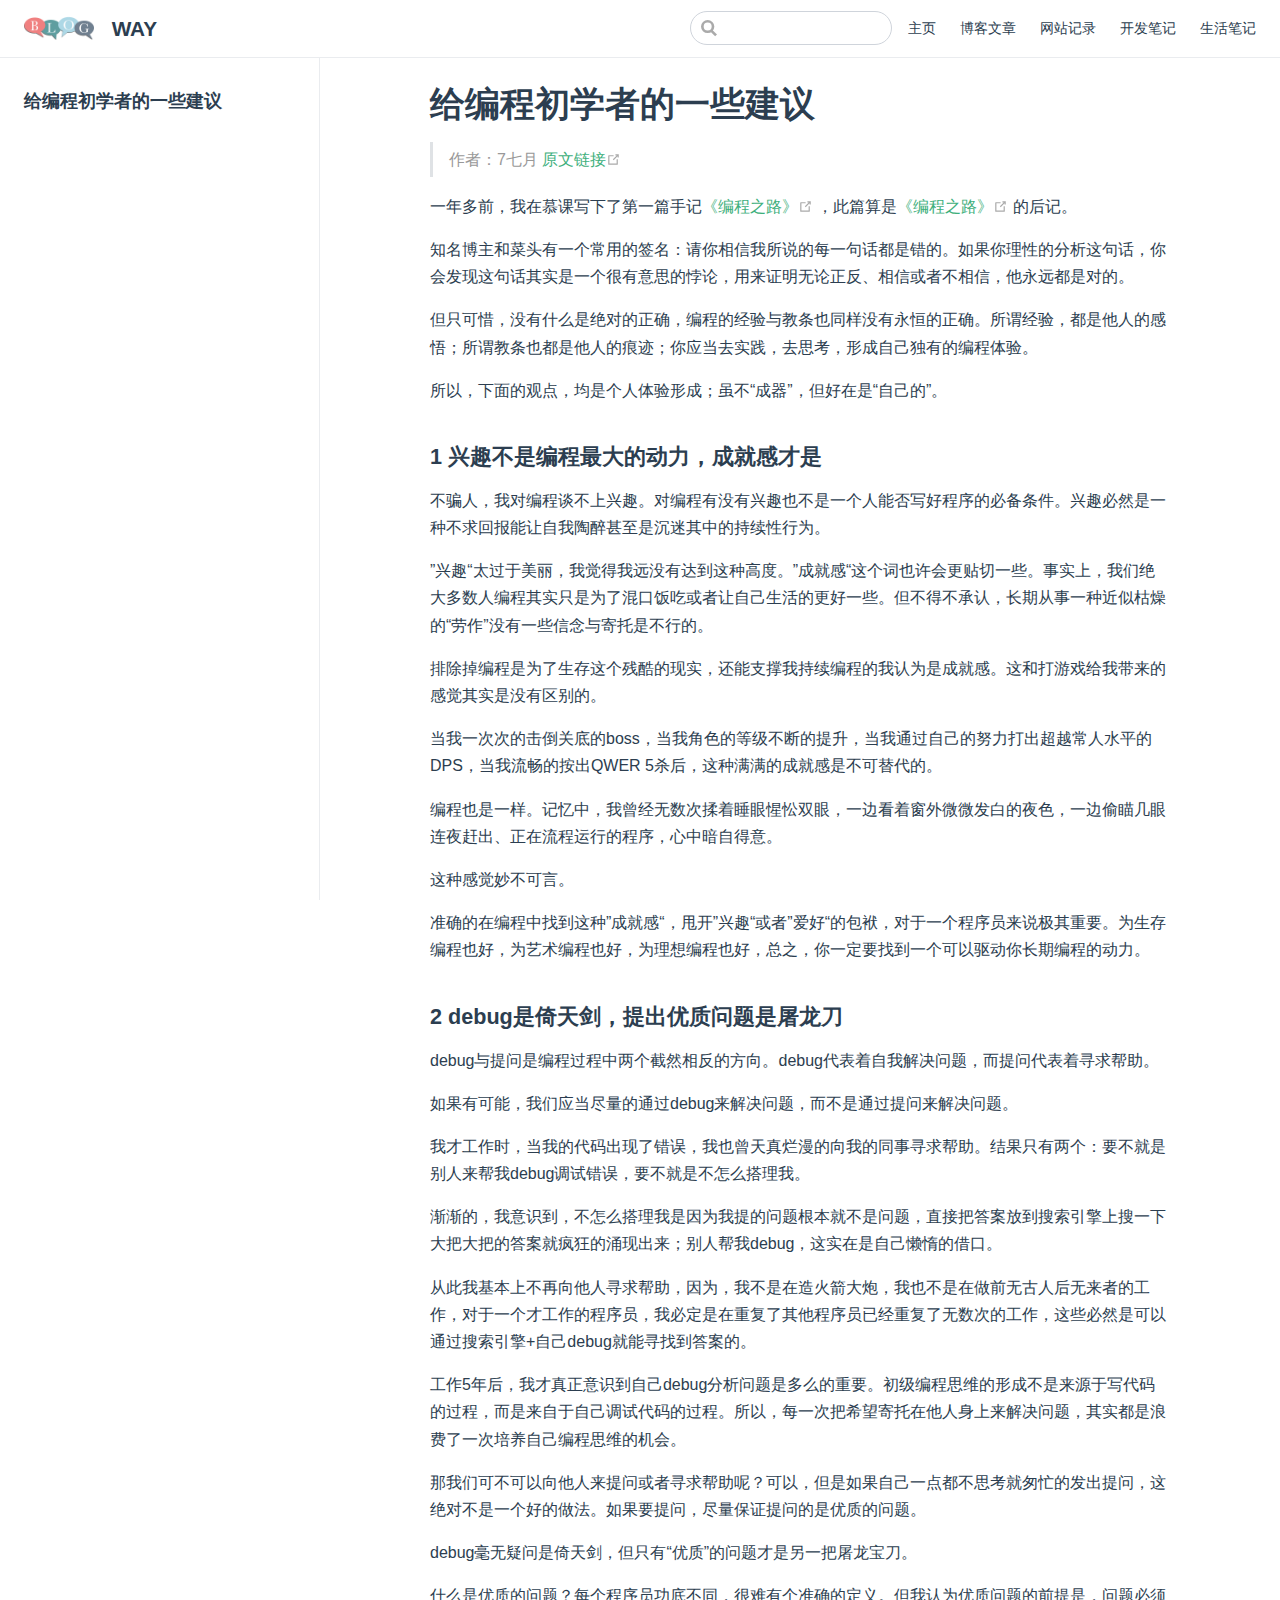
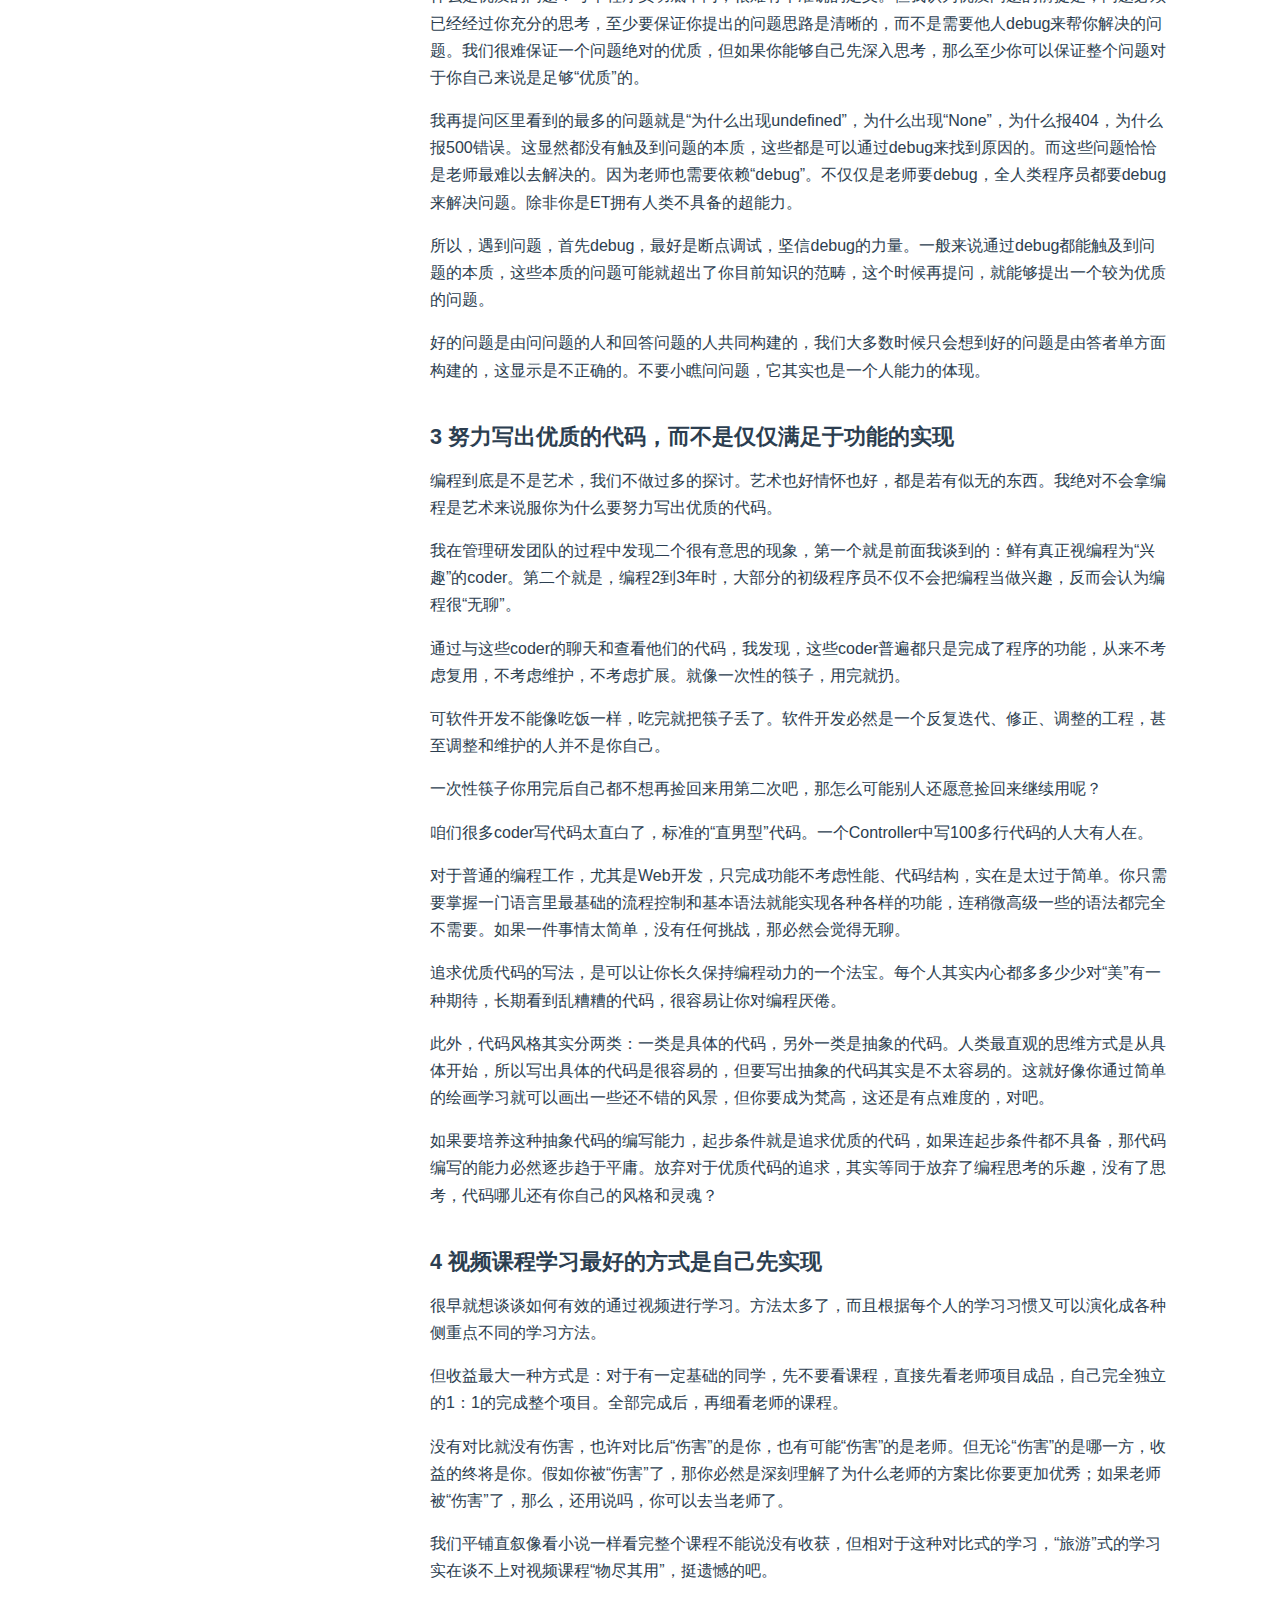
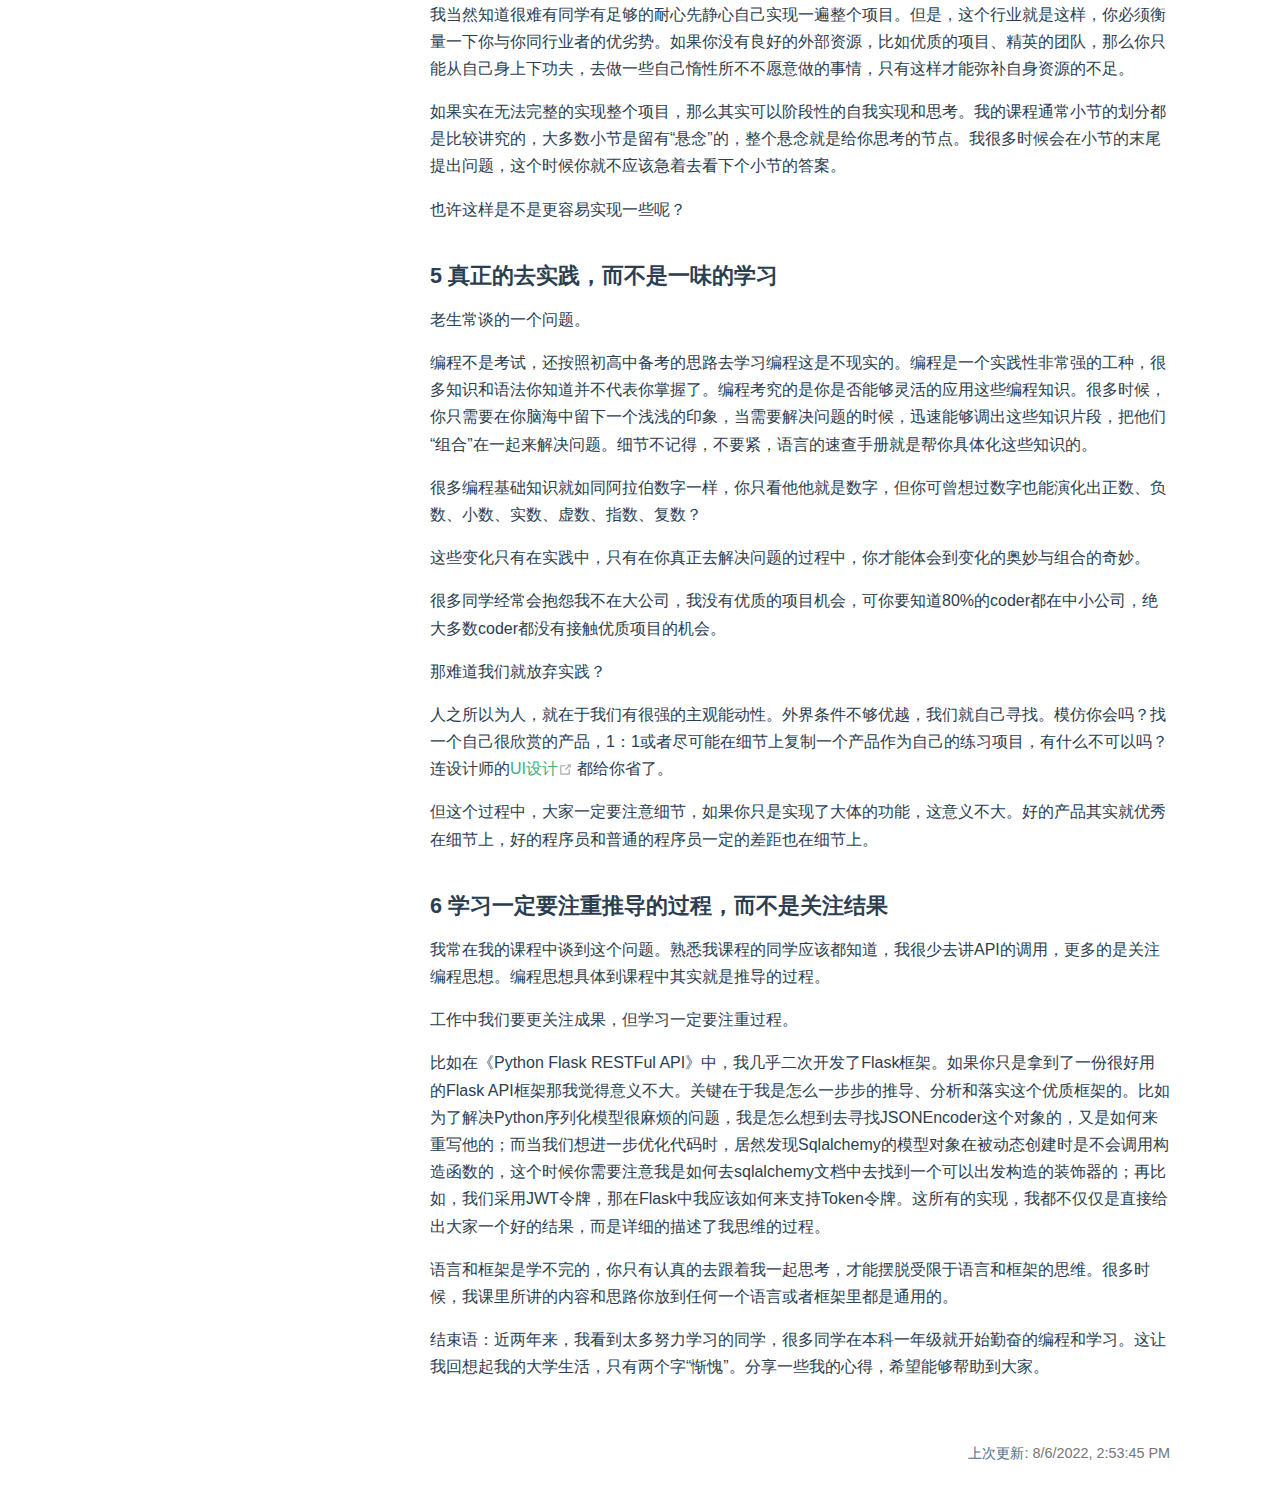
<file: guide/blogs/给编程初学者的一些建议.html>
<!DOCTYPE html>
<html lang="en-US">
  <head>
    <meta charset="utf-8">
    <meta name="viewport" content="width=device-width,initial-scale=1">
    <title>给编程初学者的一些建议 | WAY</title>
    <meta name="generator" content="VuePress 1.9.7">
    <link rel="icon" href="/blog.png">
    <meta name="description" content="个人记录">
    
    <link rel="preload" href="/assets/css/0.styles.fc86bf0e.css" as="style"><link rel="preload" href="/assets/js/app.dfda2185.js" as="script"><link rel="preload" href="/assets/js/2.8d33f5d0.js" as="script"><link rel="preload" href="/assets/js/9.9b8b22a3.js" as="script"><link rel="prefetch" href="/assets/js/10.a61552e8.js"><link rel="prefetch" href="/assets/js/11.d90690c1.js"><link rel="prefetch" href="/assets/js/12.42bf0b67.js"><link rel="prefetch" href="/assets/js/13.b04dbb35.js"><link rel="prefetch" href="/assets/js/3.e8b84db4.js"><link rel="prefetch" href="/assets/js/4.76f33973.js"><link rel="prefetch" href="/assets/js/5.8b1dc119.js"><link rel="prefetch" href="/assets/js/6.2ae1fdaa.js"><link rel="prefetch" href="/assets/js/7.82339922.js"><link rel="prefetch" href="/assets/js/8.5700b73c.js">
    <link rel="stylesheet" href="/assets/css/0.styles.fc86bf0e.css">
  </head>
  <body>
    <div id="app" data-server-rendered="true"><div class="theme-container"><header class="navbar"><div class="sidebar-button"><svg xmlns="http://www.w3.org/2000/svg" aria-hidden="true" role="img" viewBox="0 0 448 512" class="icon"><path fill="currentColor" d="M436 124H12c-6.627 0-12-5.373-12-12V80c0-6.627 5.373-12 12-12h424c6.627 0 12 5.373 12 12v32c0 6.627-5.373 12-12 12zm0 160H12c-6.627 0-12-5.373-12-12v-32c0-6.627 5.373-12 12-12h424c6.627 0 12 5.373 12 12v32c0 6.627-5.373 12-12 12zm0 160H12c-6.627 0-12-5.373-12-12v-32c0-6.627 5.373-12 12-12h424c6.627 0 12 5.373 12 12v32c0 6.627-5.373 12-12 12z"></path></svg></div> <a href="/" class="home-link router-link-active"><img src="/blog.png" alt="WAY" class="logo"> <span class="site-name can-hide">WAY</span></a> <div class="links"><div class="search-box"><input aria-label="Search" autocomplete="off" spellcheck="false" value=""> <!----></div> <nav class="nav-links can-hide"><div class="nav-item"><a href="/" class="nav-link">
  主页
</a></div><div class="nav-item"><a href="/guide/blog.html" class="nav-link">
  博客文章
</a></div><div class="nav-item"><a href="/guide/site.html" class="nav-link">
  网站记录
</a></div><div class="nav-item"><a href="/guide/dev.html" class="nav-link">
  开发笔记
</a></div><div class="nav-item"><a href="/guide/life.html" class="nav-link">
  生活笔记
</a></div> <!----></nav></div></header> <div class="sidebar-mask"></div> <aside class="sidebar"><nav class="nav-links"><div class="nav-item"><a href="/" class="nav-link">
  主页
</a></div><div class="nav-item"><a href="/guide/blog.html" class="nav-link">
  博客文章
</a></div><div class="nav-item"><a href="/guide/site.html" class="nav-link">
  网站记录
</a></div><div class="nav-item"><a href="/guide/dev.html" class="nav-link">
  开发笔记
</a></div><div class="nav-item"><a href="/guide/life.html" class="nav-link">
  生活笔记
</a></div> <!----></nav>  <ul class="sidebar-links"><li><section class="sidebar-group depth-0"><p class="sidebar-heading open"><span>给编程初学者的一些建议</span> <!----></p> <!----></section></li></ul> </aside> <main class="page"> <div class="theme-default-content content__default"><h1 id="给编程初学者的一些建议"><a href="#给编程初学者的一些建议" class="header-anchor">#</a> <strong>给编程初学者的一些建议</strong></h1> <blockquote><p>作者：7七月         <a href="http://www.imooc.com/article/30702" target="_blank" rel="noopener noreferrer">原文链接<span><svg xmlns="http://www.w3.org/2000/svg" aria-hidden="true" focusable="false" x="0px" y="0px" viewBox="0 0 100 100" width="15" height="15" class="icon outbound"><path fill="currentColor" d="M18.8,85.1h56l0,0c2.2,0,4-1.8,4-4v-32h-8v28h-48v-48h28v-8h-32l0,0c-2.2,0-4,1.8-4,4v56C14.8,83.3,16.6,85.1,18.8,85.1z"></path> <polygon fill="currentColor" points="45.7,48.7 51.3,54.3 77.2,28.5 77.2,37.2 85.2,37.2 85.2,14.9 62.8,14.9 62.8,22.9 71.5,22.9"></polygon></svg> <span class="sr-only">(opens new window)</span></span></a></p></blockquote> <p>一年多前，我在慕课写下了第一篇手记<a href="https://www.imooc.com/article/15374" target="_blank" rel="noopener noreferrer">《编程之路》<span><svg xmlns="http://www.w3.org/2000/svg" aria-hidden="true" focusable="false" x="0px" y="0px" viewBox="0 0 100 100" width="15" height="15" class="icon outbound"><path fill="currentColor" d="M18.8,85.1h56l0,0c2.2,0,4-1.8,4-4v-32h-8v28h-48v-48h28v-8h-32l0,0c-2.2,0-4,1.8-4,4v56C14.8,83.3,16.6,85.1,18.8,85.1z"></path> <polygon fill="currentColor" points="45.7,48.7 51.3,54.3 77.2,28.5 77.2,37.2 85.2,37.2 85.2,14.9 62.8,14.9 62.8,22.9 71.5,22.9"></polygon></svg> <span class="sr-only">(opens new window)</span></span></a>，此篇算是<a href="https://www.imooc.com/article/15374" target="_blank" rel="noopener noreferrer">《编程之路》<span><svg xmlns="http://www.w3.org/2000/svg" aria-hidden="true" focusable="false" x="0px" y="0px" viewBox="0 0 100 100" width="15" height="15" class="icon outbound"><path fill="currentColor" d="M18.8,85.1h56l0,0c2.2,0,4-1.8,4-4v-32h-8v28h-48v-48h28v-8h-32l0,0c-2.2,0-4,1.8-4,4v56C14.8,83.3,16.6,85.1,18.8,85.1z"></path> <polygon fill="currentColor" points="45.7,48.7 51.3,54.3 77.2,28.5 77.2,37.2 85.2,37.2 85.2,14.9 62.8,14.9 62.8,22.9 71.5,22.9"></polygon></svg> <span class="sr-only">(opens new window)</span></span></a>的后记。</p> <p>知名博主和菜头有一个常用的签名：请你相信我所说的每一句话都是错的。如果你理性的分析这句话，你会发现这句话其实是一个很有意思的悖论，用来证明无论正反、相信或者不相信，他永远都是对的。</p> <p>但只可惜，没有什么是绝对的正确，编程的经验与教条也同样没有永恒的正确。所谓经验，都是他人的感悟；所谓教条也都是他人的痕迹；你应当去实践，去思考，形成自己独有的编程体验。</p> <p>所以，下面的观点，均是个人体验形成；虽不“成器”，但好在是“自己的”。</p> <h3 id="_1-兴趣不是编程最大的动力-成就感才是"><a href="#_1-兴趣不是编程最大的动力-成就感才是" class="header-anchor">#</a> 1 兴趣不是编程最大的动力，成就感才是</h3> <p>不骗人，我对编程谈不上兴趣。对编程有没有兴趣也不是一个人能否写好程序的必备条件。兴趣必然是一种不求回报能让自我陶醉甚至是沉迷其中的持续性行为。</p> <p>”兴趣“太过于美丽，我觉得我远没有达到这种高度。”成就感“这个词也许会更贴切一些。事实上，我们绝大多数人编程其实只是为了混口饭吃或者让自己生活的更好一些。但不得不承认，长期从事一种近似枯燥的“劳作”没有一些信念与寄托是不行的。</p> <p>排除掉编程是为了生存这个残酷的现实，还能支撑我持续编程的我认为是成就感。这和打游戏给我带来的感觉其实是没有区别的。</p> <p>当我一次次的击倒关底的boss，当我角色的等级不断的提升，当我通过自己的努力打出超越常人水平的DPS，当我流畅的按出QWER 5杀后，这种满满的成就感是不可替代的。</p> <p>编程也是一样。记忆中，我曾经无数次揉着睡眼惺忪双眼，一边看着窗外微微发白的夜色，一边偷瞄几眼连夜赶出、正在流程运行的程序，心中暗自得意。</p> <p>这种感觉妙不可言。</p> <p>准确的在编程中找到这种”成就感“，甩开”兴趣“或者”爱好“的包袱，对于一个程序员来说极其重要。为生存编程也好，为艺术编程也好，为理想编程也好，总之，你一定要找到一个可以驱动你长期编程的动力。</p> <h3 id="_2-debug是倚天剑-提出优质问题是屠龙刀"><a href="#_2-debug是倚天剑-提出优质问题是屠龙刀" class="header-anchor">#</a> 2 debug是倚天剑，提出优质问题是屠龙刀</h3> <p>debug与提问是编程过程中两个截然相反的方向。debug代表着自我解决问题，而提问代表着寻求帮助。</p> <p>如果有可能，我们应当尽量的通过debug来解决问题，而不是通过提问来解决问题。</p> <p>我才工作时，当我的代码出现了错误，我也曾天真烂漫的向我的同事寻求帮助。结果只有两个：要不就是别人来帮我debug调试错误，要不就是不怎么搭理我。</p> <p>渐渐的，我意识到，不怎么搭理我是因为我提的问题根本就不是问题，直接把答案放到搜索引擎上搜一下大把大把的答案就疯狂的涌现出来；别人帮我debug，这实在是自己懒惰的借口。</p> <p>从此我基本上不再向他人寻求帮助，因为，我不是在造火箭大炮，我也不是在做前无古人后无来者的工作，对于一个才工作的程序员，我必定是在重复了其他程序员已经重复了无数次的工作，这些必然是可以通过搜索引擎+自己debug就能寻找到答案的。</p> <p>工作5年后，我才真正意识到自己debug分析问题是多么的重要。初级编程思维的形成不是来源于写代码的过程，而是来自于自己调试代码的过程。所以，每一次把希望寄托在他人身上来解决问题，其实都是浪费了一次培养自己编程思维的机会。</p> <p>那我们可不可以向他人来提问或者寻求帮助呢？可以，但是如果自己一点都不思考就匆忙的发出提问，这绝对不是一个好的做法。如果要提问，尽量保证提问的是优质的问题。</p> <p>debug毫无疑问是倚天剑，但只有“优质”的问题才是另一把屠龙宝刀。</p> <p>什么是优质的问题？每个程序员功底不同，很难有个准确的定义。但我认为优质问题的前提是，问题必须已经经过你充分的思考，至少要保证你提出的问题思路是清晰的，而不是需要他人debug来帮你解决的问题。我们很难保证一个问题绝对的优质，但如果你能够自己先深入思考，那么至少你可以保证整个问题对于你自己来说是足够“优质”的。</p> <p>我再提问区里看到的最多的问题就是“为什么出现undefined”，为什么出现“None”，为什么报404，为什么报500错误。这显然都没有触及到问题的本质，这些都是可以通过debug来找到原因的。而这些问题恰恰是老师最难以去解决的。因为老师也需要依赖“debug”。不仅仅是老师要debug，全人类程序员都要debug来解决问题。除非你是ET拥有人类不具备的超能力。</p> <p>所以，遇到问题，首先debug，最好是断点调试，坚信debug的力量。一般来说通过debug都能触及到问题的本质，这些本质的问题可能就超出了你目前知识的范畴，这个时候再提问，就能够提出一个较为优质的问题。</p> <p>好的问题是由问问题的人和回答问题的人共同构建的，我们大多数时候只会想到好的问题是由答者单方面构建的，这显示是不正确的。不要小瞧问问题，它其实也是一个人能力的体现。</p> <h3 id="_3-努力写出优质的代码-而不是仅仅满足于功能的实现"><a href="#_3-努力写出优质的代码-而不是仅仅满足于功能的实现" class="header-anchor">#</a> 3 努力写出优质的代码，而不是仅仅满足于功能的实现</h3> <p>编程到底是不是艺术，我们不做过多的探讨。艺术也好情怀也好，都是若有似无的东西。我绝对不会拿编程是艺术来说服你为什么要努力写出优质的代码。</p> <p>我在管理研发团队的过程中发现二个很有意思的现象，第一个就是前面我谈到的：鲜有真正视编程为“兴趣”的coder。第二个就是，编程2到3年时，大部分的初级程序员不仅不会把编程当做兴趣，反而会认为编程很“无聊”。</p> <p>通过与这些coder的聊天和查看他们的代码，我发现，这些coder普遍都只是完成了程序的功能，从来不考虑复用，不考虑维护，不考虑扩展。就像一次性的筷子，用完就扔。</p> <p>可软件开发不能像吃饭一样，吃完就把筷子丢了。软件开发必然是一个反复迭代、修正、调整的工程，甚至调整和维护的人并不是你自己。</p> <p>一次性筷子你用完后自己都不想再捡回来用第二次吧，那怎么可能别人还愿意捡回来继续用呢？</p> <p>咱们很多coder写代码太直白了，标准的“直男型”代码。一个Controller中写100多行代码的人大有人在。</p> <p>对于普通的编程工作，尤其是Web开发，只完成功能不考虑性能、代码结构，实在是太过于简单。你只需要掌握一门语言里最基础的流程控制和基本语法就能实现各种各样的功能，连稍微高级一些的语法都完全不需要。如果一件事情太简单，没有任何挑战，那必然会觉得无聊。</p> <p>追求优质代码的写法，是可以让你长久保持编程动力的一个法宝。每个人其实内心都多多少少对“美”有一种期待，长期看到乱糟糟的代码，很容易让你对编程厌倦。</p> <p>此外，代码风格其实分两类：一类是具体的代码，另外一类是抽象的代码。人类最直观的思维方式是从具体开始，所以写出具体的代码是很容易的，但要写出抽象的代码其实是不太容易的。这就好像你通过简单的绘画学习就可以画出一些还不错的风景，但你要成为梵高，这还是有点难度的，对吧。</p> <p>如果要培养这种抽象代码的编写能力，起步条件就是追求优质的代码，如果连起步条件都不具备，那代码编写的能力必然逐步趋于平庸。放弃对于优质代码的追求，其实等同于放弃了编程思考的乐趣，没有了思考，代码哪儿还有你自己的风格和灵魂？</p> <h3 id="_4-视频课程学习最好的方式是自己先实现"><a href="#_4-视频课程学习最好的方式是自己先实现" class="header-anchor">#</a> 4 视频课程学习最好的方式是自己先实现</h3> <p>很早就想谈谈如何有效的通过视频进行学习。方法太多了，而且根据每个人的学习习惯又可以演化成各种侧重点不同的学习方法。</p> <p>但收益最大一种方式是：对于有一定基础的同学，先不要看课程，直接先看老师项目成品，自己完全独立的1：1的完成整个项目。全部完成后，再细看老师的课程。</p> <p>没有对比就没有伤害，也许对比后“伤害”的是你，也有可能“伤害”的是老师。但无论“伤害”的是哪一方，收益的终将是你。假如你被“伤害”了，那你必然是深刻理解了为什么老师的方案比你要更加优秀；如果老师被“伤害”了，那么，还用说吗，你可以去当老师了。</p> <p>我们平铺直叙像看小说一样看完整个课程不能说没有收获，但相对于这种对比式的学习，“旅游”式的学习实在谈不上对视频课程“物尽其用”，挺遗憾的吧。</p> <p>我当然知道很难有同学有足够的耐心先静心自己实现一遍整个项目。但是，这个行业就是这样，你必须衡量一下你与你同行业者的优劣势。如果你没有良好的外部资源，比如优质的项目、精英的团队，那么你只能从自己身上下功夫，去做一些自己惰性所不不愿意做的事情，只有这样才能弥补自身资源的不足。</p> <p>如果实在无法完整的实现整个项目，那么其实可以阶段性的自我实现和思考。我的课程通常小节的划分都是比较讲究的，大多数小节是留有“悬念”的，整个悬念就是给你思考的节点。我很多时候会在小节的末尾提出问题，这个时候你就不应该急着去看下个小节的答案。</p> <p>也许这样是不是更容易实现一些呢？</p> <h3 id="_5-真正的去实践-而不是一味的学习"><a href="#_5-真正的去实践-而不是一味的学习" class="header-anchor">#</a> 5 真正的去实践，而不是一味的学习</h3> <p>老生常谈的一个问题。</p> <p>编程不是考试，还按照初高中备考的思路去学习编程这是不现实的。编程是一个实践性非常强的工种，很多知识和语法你知道并不代表你掌握了。编程考究的是你是否能够灵活的应用这些编程知识。很多时候，你只需要在你脑海中留下一个浅浅的印象，当需要解决问题的时候，迅速能够调出这些知识片段，把他们“组合”在一起来解决问题。细节不记得，不要紧，语言的速查手册就是帮你具体化这些知识的。</p> <p>很多编程基础知识就如同阿拉伯数字一样，你只看他他就是数字，但你可曾想过数字也能演化出正数、负数、小数、实数、虚数、指数、复数？</p> <p>这些变化只有在实践中，只有在你真正去解决问题的过程中，你才能体会到变化的奥妙与组合的奇妙。</p> <p>很多同学经常会抱怨我不在大公司，我没有优质的项目机会，可你要知道80%的coder都在中小公司，绝大多数coder都没有接触优质项目的机会。</p> <p>那难道我们就放弃实践？</p> <p>人之所以为人，就在于我们有很强的主观能动性。外界条件不够优越，我们就自己寻找。模仿你会吗？找一个自己很欣赏的产品，1：1或者尽可能在细节上复制一个产品作为自己的练习项目，有什么不可以吗？连设计师的<a href="https://coding.imooc.com/?c=photo" target="_blank" rel="noopener noreferrer">UI设计<span><svg xmlns="http://www.w3.org/2000/svg" aria-hidden="true" focusable="false" x="0px" y="0px" viewBox="0 0 100 100" width="15" height="15" class="icon outbound"><path fill="currentColor" d="M18.8,85.1h56l0,0c2.2,0,4-1.8,4-4v-32h-8v28h-48v-48h28v-8h-32l0,0c-2.2,0-4,1.8-4,4v56C14.8,83.3,16.6,85.1,18.8,85.1z"></path> <polygon fill="currentColor" points="45.7,48.7 51.3,54.3 77.2,28.5 77.2,37.2 85.2,37.2 85.2,14.9 62.8,14.9 62.8,22.9 71.5,22.9"></polygon></svg> <span class="sr-only">(opens new window)</span></span></a>都给你省了。</p> <p>但这个过程中，大家一定要注意细节，如果你只是实现了大体的功能，这意义不大。好的产品其实就优秀在细节上，好的程序员和普通的程序员一定的差距也在细节上。</p> <h3 id="_6-学习一定要注重推导的过程-而不是关注结果"><a href="#_6-学习一定要注重推导的过程-而不是关注结果" class="header-anchor">#</a> 6 学习一定要注重推导的过程，而不是关注结果</h3> <p>我常在我的课程中谈到这个问题。熟悉我课程的同学应该都知道，我很少去讲API的调用，更多的是关注编程思想。编程思想具体到课程中其实就是推导的过程。</p> <p>工作中我们要更关注成果，但学习一定要注重过程。</p> <p>比如在《Python Flask RESTFul API》中，我几乎二次开发了Flask框架。如果你只是拿到了一份很好用的Flask API框架那我觉得意义不大。关键在于我是怎么一步步的推导、分析和落实这个优质框架的。比如为了解决Python序列化模型很麻烦的问题，我是怎么想到去寻找JSONEncoder这个对象的，又是如何来重写他的；而当我们想进一步优化代码时，居然发现Sqlalchemy的模型对象在被动态创建时是不会调用构造函数的，这个时候你需要注意我是如何去sqlalchemy文档中去找到一个可以出发构造的装饰器的；再比如，我们采用JWT令牌，那在Flask中我应该如何来支持Token令牌。这所有的实现，我都不仅仅是直接给出大家一个好的结果，而是详细的描述了我思维的过程。</p> <p>语言和框架是学不完的，你只有认真的去跟着我一起思考，才能摆脱受限于语言和框架的思维。很多时候，我课里所讲的内容和思路你放到任何一个语言或者框架里都是通用的。</p> <p>结束语：近两年来，我看到太多努力学习的同学，很多同学在本科一年级就开始勤奋的编程和学习。这让我回想起我的大学生活，只有两个字“惭愧”。分享一些我的心得，希望能够帮助到大家。</p></div> <footer class="page-edit"><!----> <div class="last-updated"><span class="prefix">上次更新:</span> <span class="time">8/6/2022, 2:53:45 PM</span></div></footer> <!----> </main></div><div class="global-ui"></div></div>
    <script src="/assets/js/app.dfda2185.js" defer></script><script src="/assets/js/2.8d33f5d0.js" defer></script><script src="/assets/js/9.9b8b22a3.js" defer></script>
  </body>
</html>
</file>
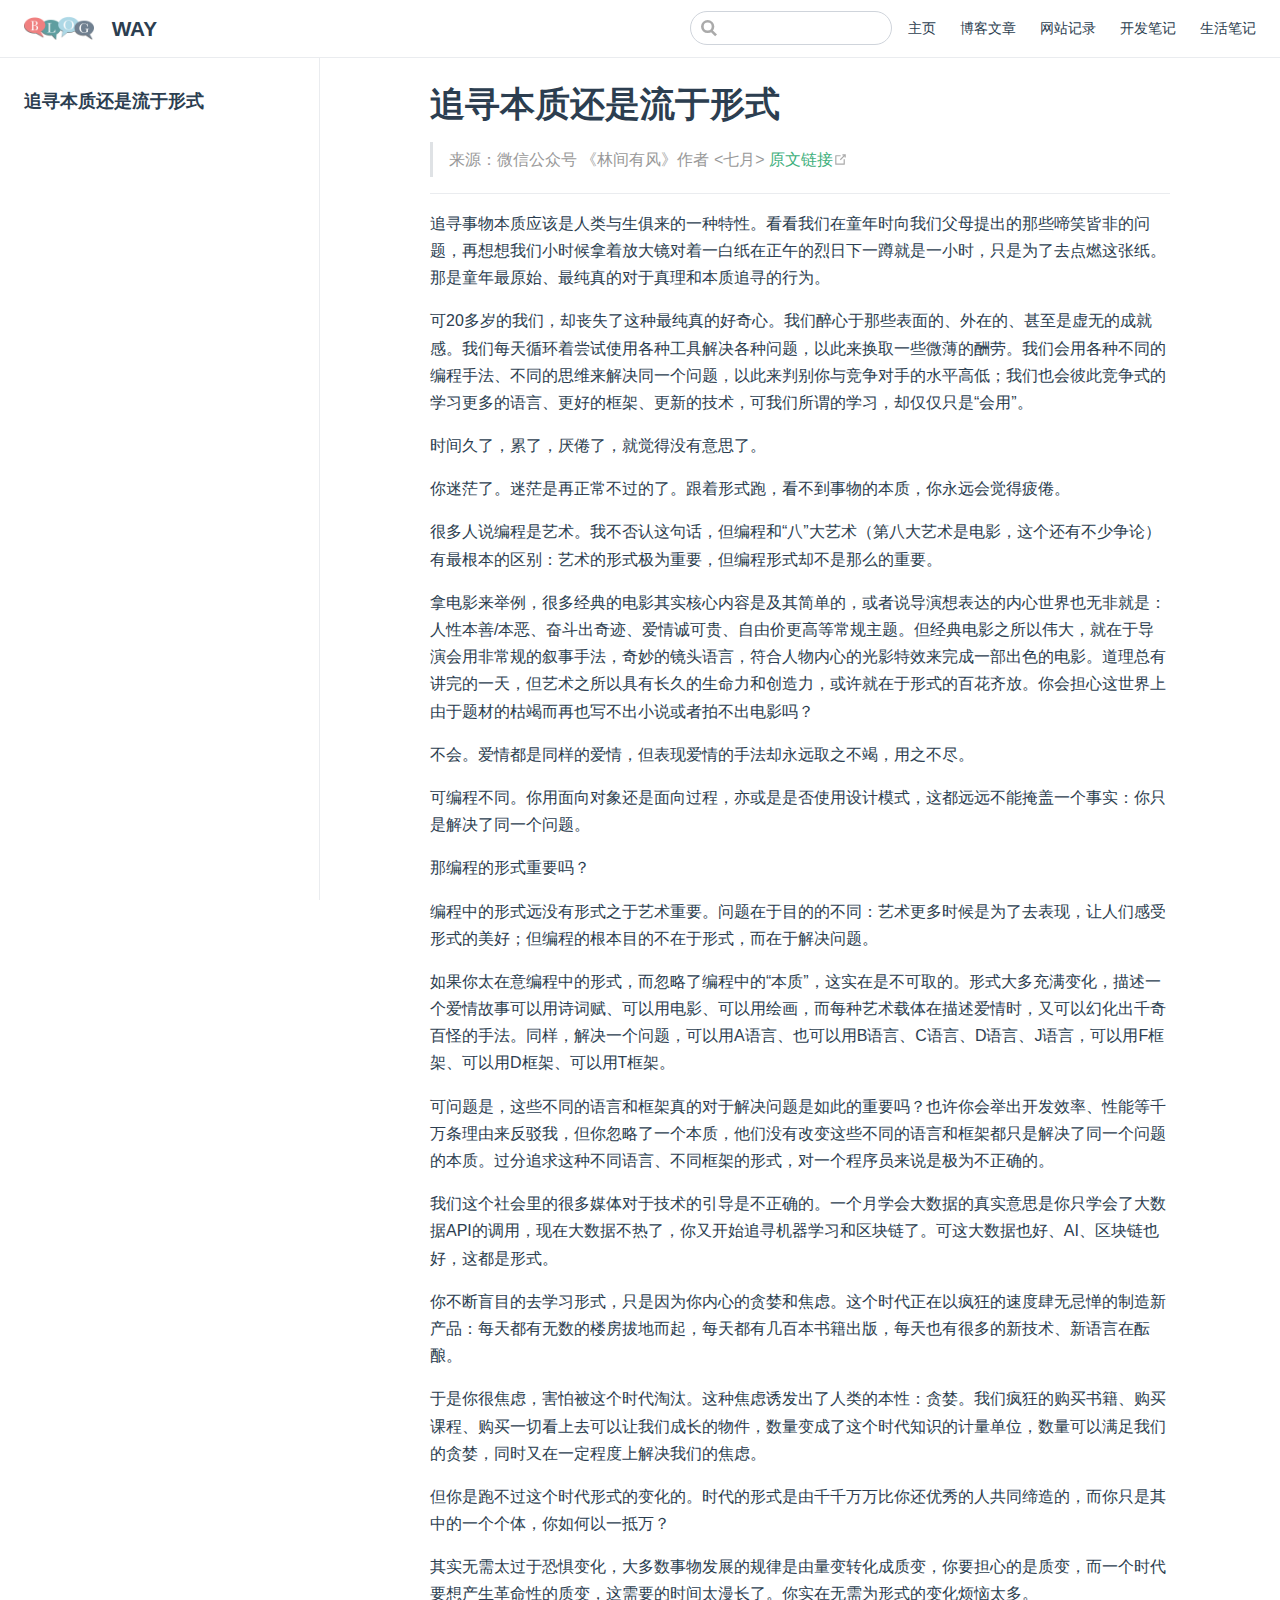
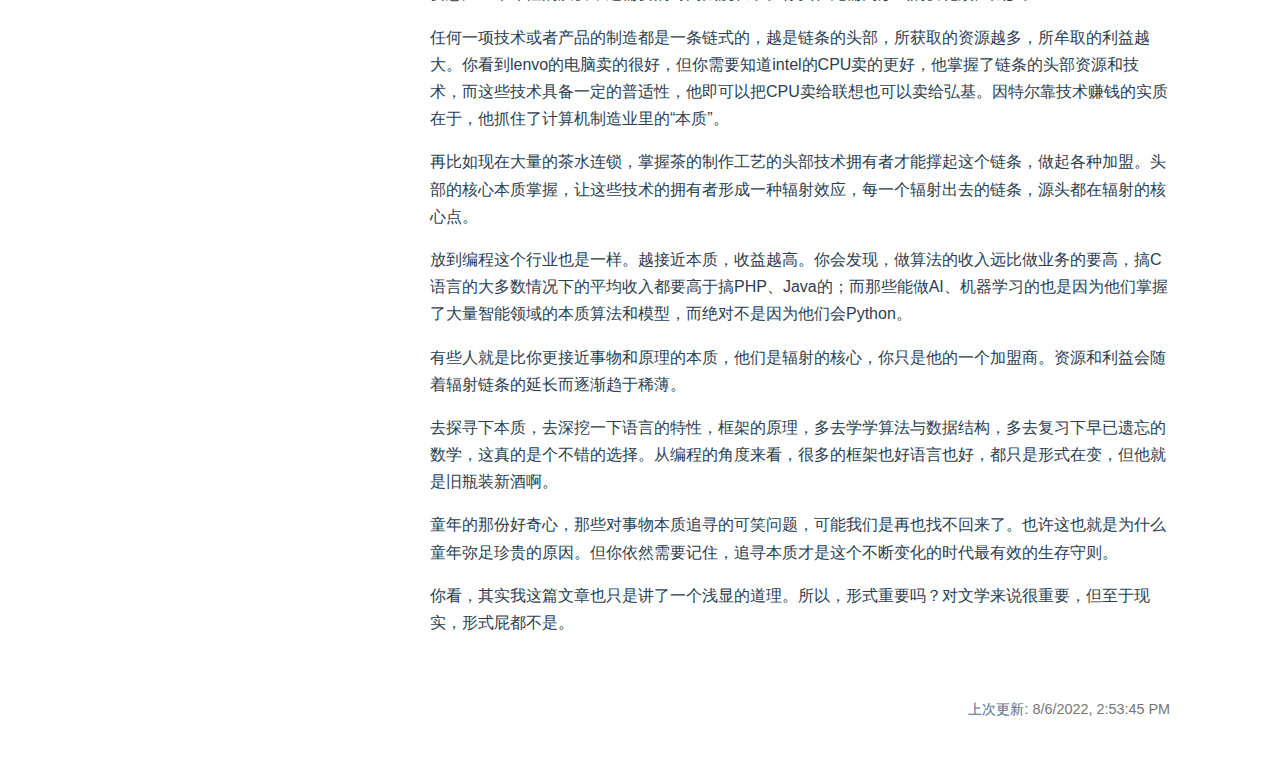
<file: guide/blogs/追寻本质还是流于形式.html>
<!DOCTYPE html>
<html lang="en-US">
  <head>
    <meta charset="utf-8">
    <meta name="viewport" content="width=device-width,initial-scale=1">
    <title>追寻本质还是流于形式 | WAY</title>
    <meta name="generator" content="VuePress 1.9.7">
    <link rel="icon" href="/blog.png">
    <meta name="description" content="个人记录">
    
    <link rel="preload" href="/assets/css/0.styles.fc86bf0e.css" as="style"><link rel="preload" href="/assets/js/app.dfda2185.js" as="script"><link rel="preload" href="/assets/js/2.8d33f5d0.js" as="script"><link rel="preload" href="/assets/js/10.a61552e8.js" as="script"><link rel="prefetch" href="/assets/js/11.d90690c1.js"><link rel="prefetch" href="/assets/js/12.42bf0b67.js"><link rel="prefetch" href="/assets/js/13.b04dbb35.js"><link rel="prefetch" href="/assets/js/3.e8b84db4.js"><link rel="prefetch" href="/assets/js/4.76f33973.js"><link rel="prefetch" href="/assets/js/5.8b1dc119.js"><link rel="prefetch" href="/assets/js/6.2ae1fdaa.js"><link rel="prefetch" href="/assets/js/7.82339922.js"><link rel="prefetch" href="/assets/js/8.5700b73c.js"><link rel="prefetch" href="/assets/js/9.9b8b22a3.js">
    <link rel="stylesheet" href="/assets/css/0.styles.fc86bf0e.css">
  </head>
  <body>
    <div id="app" data-server-rendered="true"><div class="theme-container"><header class="navbar"><div class="sidebar-button"><svg xmlns="http://www.w3.org/2000/svg" aria-hidden="true" role="img" viewBox="0 0 448 512" class="icon"><path fill="currentColor" d="M436 124H12c-6.627 0-12-5.373-12-12V80c0-6.627 5.373-12 12-12h424c6.627 0 12 5.373 12 12v32c0 6.627-5.373 12-12 12zm0 160H12c-6.627 0-12-5.373-12-12v-32c0-6.627 5.373-12 12-12h424c6.627 0 12 5.373 12 12v32c0 6.627-5.373 12-12 12zm0 160H12c-6.627 0-12-5.373-12-12v-32c0-6.627 5.373-12 12-12h424c6.627 0 12 5.373 12 12v32c0 6.627-5.373 12-12 12z"></path></svg></div> <a href="/" class="home-link router-link-active"><img src="/blog.png" alt="WAY" class="logo"> <span class="site-name can-hide">WAY</span></a> <div class="links"><div class="search-box"><input aria-label="Search" autocomplete="off" spellcheck="false" value=""> <!----></div> <nav class="nav-links can-hide"><div class="nav-item"><a href="/" class="nav-link">
  主页
</a></div><div class="nav-item"><a href="/guide/blog.html" class="nav-link">
  博客文章
</a></div><div class="nav-item"><a href="/guide/site.html" class="nav-link">
  网站记录
</a></div><div class="nav-item"><a href="/guide/dev.html" class="nav-link">
  开发笔记
</a></div><div class="nav-item"><a href="/guide/life.html" class="nav-link">
  生活笔记
</a></div> <!----></nav></div></header> <div class="sidebar-mask"></div> <aside class="sidebar"><nav class="nav-links"><div class="nav-item"><a href="/" class="nav-link">
  主页
</a></div><div class="nav-item"><a href="/guide/blog.html" class="nav-link">
  博客文章
</a></div><div class="nav-item"><a href="/guide/site.html" class="nav-link">
  网站记录
</a></div><div class="nav-item"><a href="/guide/dev.html" class="nav-link">
  开发笔记
</a></div><div class="nav-item"><a href="/guide/life.html" class="nav-link">
  生活笔记
</a></div> <!----></nav>  <ul class="sidebar-links"><li><section class="sidebar-group depth-0"><p class="sidebar-heading open"><span>追寻本质还是流于形式</span> <!----></p> <!----></section></li></ul> </aside> <main class="page"> <div class="theme-default-content content__default"><h1 id="追寻本质还是流于形式"><a href="#追寻本质还是流于形式" class="header-anchor">#</a> 追寻本质还是流于形式</h1> <blockquote><p>来源：微信公众号 《林间有风》作者 &lt;七月&gt;  <a href="https://mp.weixin.qq.com/s?__biz=MzIyOTc0NzAwNg==&amp;mid=2247483877&amp;idx=1&amp;sn=d78c30e43de69f227cf820c89f8a6e36&amp;chksm=e8bcb1b4dfcb38a25bf3deebfd189a7900e3025d2581936a298c87206b36d188b89473517319&amp;mpshare=1&amp;scene=24&amp;srcid=0307cyfG6hV3K8jSkpYI0zQ2&amp;key=9cefefae9aae8320d08ab508914f71dd69459082831ad0bbc691b3fb0aba6283f9327111c7da77e4affa212d3344028c42238ac68bddcdd3322feeed11c3b8dd991187da9f53cf43e7608345623d6cf1&amp;ascene=0&amp;uin=MzY2OTMxNjk1" target="_blank" rel="noopener noreferrer">原文链接<span><svg xmlns="http://www.w3.org/2000/svg" aria-hidden="true" focusable="false" x="0px" y="0px" viewBox="0 0 100 100" width="15" height="15" class="icon outbound"><path fill="currentColor" d="M18.8,85.1h56l0,0c2.2,0,4-1.8,4-4v-32h-8v28h-48v-48h28v-8h-32l0,0c-2.2,0-4,1.8-4,4v56C14.8,83.3,16.6,85.1,18.8,85.1z"></path> <polygon fill="currentColor" points="45.7,48.7 51.3,54.3 77.2,28.5 77.2,37.2 85.2,37.2 85.2,14.9 62.8,14.9 62.8,22.9 71.5,22.9"></polygon></svg> <span class="sr-only">(opens new window)</span></span></a></p></blockquote> <hr> <p>追寻事物本质应该是人类与生俱来的一种特性。看看我们在童年时向我们父母提出的那些啼笑皆非的问题，再想想我们小时候拿着放大镜对着一白纸在正午的烈日下一蹲就是一小时，只是为了去点燃这张纸。那是童年最原始、最纯真的对于真理和本质追寻的行为。</p> <p>可20多岁的我们，却丧失了这种最纯真的好奇心。我们醉心于那些表面的、外在的、甚至是虚无的成就感。我们每天循环着尝试使用各种工具解决各种问题，以此来换取一些微薄的酬劳。我们会用各种不同的编程手法、不同的思维来解决同一个问题，以此来判别你与竞争对手的水平高低；我们也会彼此竞争式的学习更多的语言、更好的框架、更新的技术，可我们所谓的学习，却仅仅只是“会用”。</p> <p>时间久了，累了，厌倦了，就觉得没有意思了。</p> <p>你迷茫了。迷茫是再正常不过的了。跟着形式跑，看不到事物的本质，你永远会觉得疲倦。</p> <p>很多人说编程是艺术。我不否认这句话，但编程和“八”大艺术（第八大艺术是电影，这个还有不少争论）有最根本的区别：艺术的形式极为重要，但编程形式却不是那么的重要。</p> <p>拿电影来举例，很多经典的电影其实核心内容是及其简单的，或者说导演想表达的内心世界也无非就是：人性本善/本恶、奋斗出奇迹、爱情诚可贵、自由价更高等常规主题。但经典电影之所以伟大，就在于导演会用非常规的叙事手法，奇妙的镜头语言，符合人物内心的光影特效来完成一部出色的电影。道理总有讲完的一天，但艺术之所以具有长久的生命力和创造力，或许就在于形式的百花齐放。你会担心这世界上由于题材的枯竭而再也写不出小说或者拍不出电影吗？</p> <p>不会。爱情都是同样的爱情，但表现爱情的手法却永远取之不竭，用之不尽。</p> <p>可编程不同。你用面向对象还是面向过程，亦或是是否使用设计模式，这都远远不能掩盖一个事实：你只是解决了同一个问题。</p> <p>那编程的形式重要吗？</p> <p>编程中的形式远没有形式之于艺术重要。问题在于目的的不同：艺术更多时候是为了去表现，让人们感受形式的美好；但编程的根本目的不在于形式，而在于解决问题。</p> <p>如果你太在意编程中的形式，而忽略了编程中的“本质”，这实在是不可取的。形式大多充满变化，描述一个爱情故事可以用诗词赋、可以用电影、可以用绘画，而每种艺术载体在描述爱情时，又可以幻化出千奇百怪的手法。同样，解决一个问题，可以用A语言、也可以用B语言、C语言、D语言、J语言，可以用F框架、可以用D框架、可以用T框架。</p> <p>可问题是，这些不同的语言和框架真的对于解决问题是如此的重要吗？也许你会举出开发效率、性能等千万条理由来反驳我，但你忽略了一个本质，他们没有改变这些不同的语言和框架都只是解决了同一个问题的本质。过分追求这种不同语言、不同框架的形式，对一个程序员来说是极为不正确的。</p> <p>我们这个社会里的很多媒体对于技术的引导是不正确的。一个月学会大数据的真实意思是你只学会了大数据API的调用，现在大数据不热了，你又开始追寻机器学习和区块链了。可这大数据也好、AI、区块链也好，这都是形式。</p> <p>你不断盲目的去学习形式，只是因为你内心的贪婪和焦虑。这个时代正在以疯狂的速度肆无忌惮的制造新产品：每天都有无数的楼房拔地而起，每天都有几百本书籍出版，每天也有很多的新技术、新语言在酝酿。</p> <p>于是你很焦虑，害怕被这个时代淘汰。这种焦虑诱发出了人类的本性：贪婪。我们疯狂的购买书籍、购买课程、购买一切看上去可以让我们成长的物件，数量变成了这个时代知识的计量单位，数量可以满足我们的贪婪，同时又在一定程度上解决我们的焦虑。</p> <p>但你是跑不过这个时代形式的变化的。时代的形式是由千千万万比你还优秀的人共同缔造的，而你只是其中的一个个体，你如何以一抵万？</p> <p>其实无需太过于恐惧变化，大多数事物发展的规律是由量变转化成质变，你要担心的是质变，而一个时代要想产生革命性的质变，这需要的时间太漫长了。你实在无需为形式的变化烦恼太多。</p> <p>任何一项技术或者产品的制造都是一条链式的，越是链条的头部，所获取的资源越多，所牟取的利益越大。你看到lenvo的电脑卖的很好，但你需要知道intel的CPU卖的更好，他掌握了链条的头部资源和技术，而这些技术具备一定的普适性，他即可以把CPU卖给联想也可以卖给弘基。因特尔靠技术赚钱的实质在于，他抓住了计算机制造业里的“本质”。</p> <p>再比如现在大量的茶水连锁，掌握茶的制作工艺的头部技术拥有者才能撑起这个链条，做起各种加盟。头部的核心本质掌握，让这些技术的拥有者形成一种辐射效应，每一个辐射出去的链条，源头都在辐射的核心点。</p> <p>放到编程这个行业也是一样。越接近本质，收益越高。你会发现，做算法的收入远比做业务的要高，搞C语言的大多数情况下的平均收入都要高于搞PHP、Java的；而那些能做AI、机器学习的也是因为他们掌握了大量智能领域的本质算法和模型，而绝对不是因为他们会Python。</p> <p>有些人就是比你更接近事物和原理的本质，他们是辐射的核心，你只是他的一个加盟商。资源和利益会随着辐射链条的延长而逐渐趋于稀薄。</p> <p>去探寻下本质，去深挖一下语言的特性，框架的原理，多去学学算法与数据结构，多去复习下早已遗忘的数学，这真的是个不错的选择。从编程的角度来看，很多的框架也好语言也好，都只是形式在变，但他就是旧瓶装新酒啊。</p> <p>童年的那份好奇心，那些对事物本质追寻的可笑问题，可能我们是再也找不回来了。也许这也就是为什么童年弥足珍贵的原因。但你依然需要记住，追寻本质才是这个不断变化的时代最有效的生存守则。</p> <p>你看，其实我这篇文章也只是讲了一个浅显的道理。所以，形式重要吗？对文学来说很重要，但至于现实，形式屁都不是。</p></div> <footer class="page-edit"><!----> <div class="last-updated"><span class="prefix">上次更新:</span> <span class="time">8/6/2022, 2:53:45 PM</span></div></footer> <!----> </main></div><div class="global-ui"></div></div>
    <script src="/assets/js/app.dfda2185.js" defer></script><script src="/assets/js/2.8d33f5d0.js" defer></script><script src="/assets/js/10.a61552e8.js" defer></script>
  </body>
</html>
</file>
<file: assets/css/0.styles.fc86bf0e.css>
code[class*=language-],pre[class*=language-]{color:#ccc;background:none;font-family:Consolas,Monaco,Andale Mono,Ubuntu Mono,monospace;font-size:1em;text-align:left;white-space:pre;word-spacing:normal;word-break:normal;word-wrap:normal;line-height:1.5;tab-size:4;-webkit-hyphens:none;hyphens:none}pre[class*=language-]{padding:1em;margin:.5em 0;overflow:auto}:not(pre)>code[class*=language-],pre[class*=language-]{background:#2d2d2d}:not(pre)>code[class*=language-]{padding:.1em;border-radius:.3em;white-space:normal}.token.block-comment,.token.cdata,.token.comment,.token.doctype,.token.prolog{color:#999}.token.punctuation{color:#ccc}.token.attr-name,.token.deleted,.token.namespace,.token.tag{color:#e2777a}.token.function-name{color:#6196cc}.token.boolean,.token.function,.token.number{color:#f08d49}.token.class-name,.token.constant,.token.property,.token.symbol{color:#f8c555}.token.atrule,.token.builtin,.token.important,.token.keyword,.token.selector{color:#cc99cd}.token.attr-value,.token.char,.token.regex,.token.string,.token.variable{color:#7ec699}.token.entity,.token.operator,.token.url{color:#67cdcc}.token.bold,.token.important{font-weight:700}.token.italic{font-style:italic}.token.entity{cursor:help}.token.inserted{color:green}.theme-default-content code{color:#476582;padding:.25rem .5rem;margin:0;font-size:.85em;background-color:rgba(27,31,35,.05);border-radius:3px}.theme-default-content code .token.deleted{color:#ec5975}.theme-default-content code .token.inserted{color:#3eaf7c}.theme-default-content pre,.theme-default-content pre[class*=language-]{line-height:1.4;padding:1.25rem 1.5rem;margin:.85rem 0;background-color:#282c34;border-radius:6px;overflow:auto}.theme-default-content pre[class*=language-] code,.theme-default-content pre code{color:#fff;padding:0;background-color:initial;border-radius:0}div[class*=language-]{position:relative;background-color:#282c34;border-radius:6px}div[class*=language-] .highlight-lines{-webkit-user-select:none;user-select:none;padding-top:1.3rem;position:absolute;top:0;left:0;width:100%;line-height:1.4}div[class*=language-] .highlight-lines .highlighted{background-color:rgba(0,0,0,.66)}div[class*=language-] pre,div[class*=language-] pre[class*=language-]{background:transparent;position:relative;z-index:1}div[class*=language-]:before{position:absolute;z-index:3;top:.8em;right:1em;font-size:.75rem;color:hsla(0,0%,100%,.4)}div[class*=language-]:not(.line-numbers-mode) .line-numbers-wrapper{display:none}div[class*=language-].line-numbers-mode .highlight-lines .highlighted{position:relative}div[class*=language-].line-numbers-mode .highlight-lines .highlighted:before{content:" ";position:absolute;z-index:3;left:0;top:0;display:block;width:3.5rem;height:100%;background-color:rgba(0,0,0,.66)}div[class*=language-].line-numbers-mode pre{padding-left:4.5rem;vertical-align:middle}div[class*=language-].line-numbers-mode .line-numbers-wrapper{position:absolute;top:0;width:3.5rem;text-align:center;color:hsla(0,0%,100%,.3);padding:1.25rem 0;line-height:1.4}div[class*=language-].line-numbers-mode .line-numbers-wrapper br{-webkit-user-select:none;user-select:none}div[class*=language-].line-numbers-mode .line-numbers-wrapper .line-number{position:relative;z-index:4;-webkit-user-select:none;user-select:none;font-size:.85em}div[class*=language-].line-numbers-mode:after{content:"";position:absolute;z-index:2;top:0;left:0;width:3.5rem;height:100%;border-radius:6px 0 0 6px;border-right:1px solid rgba(0,0,0,.66);background-color:#282c34}div[class~=language-js]:before{content:"js"}div[class~=language-ts]:before{content:"ts"}div[class~=language-html]:before{content:"html"}div[class~=language-md]:before{content:"md"}div[class~=language-vue]:before{content:"vue"}div[class~=language-css]:before{content:"css"}div[class~=language-sass]:before{content:"sass"}div[class~=language-scss]:before{content:"scss"}div[class~=language-less]:before{content:"less"}div[class~=language-stylus]:before{content:"stylus"}div[class~=language-go]:before{content:"go"}div[class~=language-java]:before{content:"java"}div[class~=language-c]:before{content:"c"}div[class~=language-sh]:before{content:"sh"}div[class~=language-yaml]:before{content:"yaml"}div[class~=language-py]:before{content:"py"}div[class~=language-docker]:before{content:"docker"}div[class~=language-dockerfile]:before{content:"dockerfile"}div[class~=language-makefile]:before{content:"makefile"}div[class~=language-javascript]:before{content:"js"}div[class~=language-typescript]:before{content:"ts"}div[class~=language-markup]:before{content:"html"}div[class~=language-markdown]:before{content:"md"}div[class~=language-json]:before{content:"json"}div[class~=language-ruby]:before{content:"rb"}div[class~=language-python]:before{content:"py"}div[class~=language-bash]:before{content:"sh"}div[class~=language-php]:before{content:"php"}.custom-block .custom-block-title{font-weight:600;margin-bottom:-.4rem}.custom-block.danger,.custom-block.tip,.custom-block.warning{padding:.1rem 1.5rem;border-left-width:.5rem;border-left-style:solid;margin:1rem 0}.custom-block.tip{background-color:#f3f5f7;border-color:#42b983}.custom-block.warning{background-color:rgba(255,229,100,.3);border-color:#e7c000;color:#6b5900}.custom-block.warning .custom-block-title{color:#b29400}.custom-block.warning a{color:#2c3e50}.custom-block.danger{background-color:#ffe6e6;border-color:#c00;color:#4d0000}.custom-block.danger .custom-block-title{color:#900}.custom-block.danger a{color:#2c3e50}.custom-block.details{display:block;position:relative;border-radius:2px;margin:1.6em 0;padding:1.6em;background-color:#eee}.custom-block.details h4{margin-top:0}.custom-block.details figure:last-child,.custom-block.details p:last-child{margin-bottom:0;padding-bottom:0}.custom-block.details summary{outline:none;cursor:pointer}.arrow{display:inline-block;width:0;height:0}.arrow.up{border-bottom:6px solid #ccc}.arrow.down,.arrow.up{border-left:4px solid transparent;border-right:4px solid transparent}.arrow.down{border-top:6px solid #ccc}.arrow.right{border-left:6px solid #ccc}.arrow.left,.arrow.right{border-top:4px solid transparent;border-bottom:4px solid transparent}.arrow.left{border-right:6px solid #ccc}.theme-default-content:not(.custom){max-width:740px;margin:0 auto;padding:2rem 2.5rem}@media (max-width:959px){.theme-default-content:not(.custom){padding:2rem}}@media (max-width:419px){.theme-default-content:not(.custom){padding:1.5rem}}.table-of-contents .badge{vertical-align:middle}body,html{padding:0;margin:0;background-color:#fff}body{font-family:-apple-system,BlinkMacSystemFont,Segoe UI,Roboto,Oxygen,Ubuntu,Cantarell,Fira Sans,Droid Sans,Helvetica Neue,sans-serif;-webkit-font-smoothing:antialiased;-moz-osx-font-smoothing:grayscale;font-size:16px;color:#2c3e50}.page{padding-left:20rem}.navbar{z-index:20;right:0;height:3.6rem;background-color:#fff;box-sizing:border-box;border-bottom:1px solid #eaecef}.navbar,.sidebar-mask{position:fixed;top:0;left:0}.sidebar-mask{z-index:9;width:100vw;height:100vh;display:none}.sidebar{font-size:16px;background-color:#fff;width:20rem;position:fixed;z-index:10;margin:0;top:3.6rem;left:0;bottom:0;box-sizing:border-box;border-right:1px solid #eaecef;overflow-y:auto}.theme-default-content:not(.custom)>:first-child{margin-top:3.6rem}.theme-default-content:not(.custom) a:hover{text-decoration:underline}.theme-default-content:not(.custom) p.demo{padding:1rem 1.5rem;border:1px solid #ddd;border-radius:4px}.theme-default-content:not(.custom) img{max-width:100%}.theme-default-content.custom{padding:0;margin:0}.theme-default-content.custom img{max-width:100%}a{font-weight:500;text-decoration:none}a,p a code{color:#3eaf7c}p a code{font-weight:400}kbd{background:#eee;border:.15rem solid #ddd;border-bottom:.25rem solid #ddd;border-radius:.15rem;padding:0 .15em}blockquote{font-size:1rem;color:#999;border-left:.2rem solid #dfe2e5;margin:1rem 0;padding:.25rem 0 .25rem 1rem}blockquote>p{margin:0}ol,ul{padding-left:1.2em}strong{font-weight:600}h1,h2,h3,h4,h5,h6{font-weight:600;line-height:1.25}.theme-default-content:not(.custom)>h1,.theme-default-content:not(.custom)>h2,.theme-default-content:not(.custom)>h3,.theme-default-content:not(.custom)>h4,.theme-default-content:not(.custom)>h5,.theme-default-content:not(.custom)>h6{margin-top:-3.1rem;padding-top:4.6rem;margin-bottom:0}.theme-default-content:not(.custom)>h1:first-child,.theme-default-content:not(.custom)>h2:first-child,.theme-default-content:not(.custom)>h3:first-child,.theme-default-content:not(.custom)>h4:first-child,.theme-default-content:not(.custom)>h5:first-child,.theme-default-content:not(.custom)>h6:first-child{margin-top:-1.5rem;margin-bottom:1rem}.theme-default-content:not(.custom)>h1:first-child+.custom-block,.theme-default-content:not(.custom)>h1:first-child+p,.theme-default-content:not(.custom)>h1:first-child+pre,.theme-default-content:not(.custom)>h2:first-child+.custom-block,.theme-default-content:not(.custom)>h2:first-child+p,.theme-default-content:not(.custom)>h2:first-child+pre,.theme-default-content:not(.custom)>h3:first-child+.custom-block,.theme-default-content:not(.custom)>h3:first-child+p,.theme-default-content:not(.custom)>h3:first-child+pre,.theme-default-content:not(.custom)>h4:first-child+.custom-block,.theme-default-content:not(.custom)>h4:first-child+p,.theme-default-content:not(.custom)>h4:first-child+pre,.theme-default-content:not(.custom)>h5:first-child+.custom-block,.theme-default-content:not(.custom)>h5:first-child+p,.theme-default-content:not(.custom)>h5:first-child+pre,.theme-default-content:not(.custom)>h6:first-child+.custom-block,.theme-default-content:not(.custom)>h6:first-child+p,.theme-default-content:not(.custom)>h6:first-child+pre{margin-top:2rem}h1:focus .header-anchor,h1:hover .header-anchor,h2:focus .header-anchor,h2:hover .header-anchor,h3:focus .header-anchor,h3:hover .header-anchor,h4:focus .header-anchor,h4:hover .header-anchor,h5:focus .header-anchor,h5:hover .header-anchor,h6:focus .header-anchor,h6:hover .header-anchor{opacity:1}h1{font-size:2.2rem}h2{font-size:1.65rem;padding-bottom:.3rem;border-bottom:1px solid #eaecef}h3{font-size:1.35rem}a.header-anchor{font-size:.85em;float:left;margin-left:-.87em;padding-right:.23em;margin-top:.125em;opacity:0}a.header-anchor:focus,a.header-anchor:hover{text-decoration:none}.line-number,code,kbd{font-family:source-code-pro,Menlo,Monaco,Consolas,Courier New,monospace}ol,p,ul{line-height:1.7}hr{border:0;border-top:1px solid #eaecef}table{border-collapse:collapse;margin:1rem 0;display:block;overflow-x:auto}tr{border-top:1px solid #dfe2e5}tr:nth-child(2n){background-color:#f6f8fa}td,th{border:1px solid #dfe2e5;padding:.6em 1em}.theme-container.sidebar-open .sidebar-mask{display:block}.theme-container.no-navbar .theme-default-content:not(.custom)>h1,.theme-container.no-navbar h2,.theme-container.no-navbar h3,.theme-container.no-navbar h4,.theme-container.no-navbar h5,.theme-container.no-navbar h6{margin-top:1.5rem;padding-top:0}.theme-container.no-navbar .sidebar{top:0}@media (min-width:720px){.theme-container.no-sidebar .sidebar{display:none}.theme-container.no-sidebar .page{padding-left:0}}@media (max-width:959px){.sidebar{font-size:15px;width:16.4rem}.page{padding-left:16.4rem}}@media (max-width:719px){.sidebar{top:0;padding-top:3.6rem;transform:translateX(-100%);transition:transform .2s ease}.page{padding-left:0}.theme-container.sidebar-open .sidebar{transform:translateX(0)}.theme-container.no-navbar .sidebar{padding-top:0}}@media (max-width:419px){h1{font-size:1.9rem}.theme-default-content div[class*=language-]{margin:.85rem -1.5rem;border-radius:0}}#nprogress{pointer-events:none}#nprogress .bar{background:#3eaf7c;position:fixed;z-index:1031;top:0;left:0;width:100%;height:2px}#nprogress .peg{display:block;position:absolute;right:0;width:100px;height:100%;box-shadow:0 0 10px #3eaf7c,0 0 5px #3eaf7c;opacity:1;transform:rotate(3deg) translateY(-4px)}#nprogress .spinner{display:block;position:fixed;z-index:1031;top:15px;right:15px}#nprogress .spinner-icon{width:18px;height:18px;box-sizing:border-box;border-color:#3eaf7c transparent transparent #3eaf7c;border-style:solid;border-width:2px;border-radius:50%;animation:nprogress-spinner .4s linear infinite}.nprogress-custom-parent{overflow:hidden;position:relative}.nprogress-custom-parent #nprogress .bar,.nprogress-custom-parent #nprogress .spinner{position:absolute}@keyframes nprogress-spinner{0%{transform:rotate(0deg)}to{transform:rotate(1turn)}}.icon.outbound{color:#aaa;display:inline-block;vertical-align:middle;position:relative;top:-1px}.sr-only{position:absolute;width:1px;height:1px;padding:0;margin:-1px;overflow:hidden;clip:rect(0,0,0,0);white-space:nowrap;border-width:0}.home{padding:3.6rem 2rem 0;max-width:960px;margin:0 auto;display:block}.home .hero{text-align:center}.home .hero img{max-width:100%;max-height:280px;display:block;margin:3rem auto 1.5rem}.home .hero h1{font-size:3rem}.home .hero .action,.home .hero .description,.home .hero h1{margin:1.8rem auto}.home .hero .description{max-width:35rem;font-size:1.6rem;line-height:1.3;color:#6a8bad}.home .hero .action-button{display:inline-block;font-size:1.2rem;color:#fff;background-color:#3eaf7c;padding:.8rem 1.6rem;border-radius:4px;transition:background-color .1s ease;box-sizing:border-box;border-bottom:1px solid #389d70}.home .hero .action-button:hover{background-color:#4abf8a}.home .features{border-top:1px solid #eaecef;padding:1.2rem 0;margin-top:2.5rem;display:flex;flex-wrap:wrap;align-items:flex-start;align-content:stretch;justify-content:space-between}.home .feature{flex-grow:1;flex-basis:30%;max-width:30%}.home .feature h2{font-size:1.4rem;font-weight:500;border-bottom:none;padding-bottom:0;color:#3a5169}.home .feature p{color:#4e6e8e}.home .footer{padding:2.5rem;border-top:1px solid #eaecef;text-align:center;color:#4e6e8e}@media (max-width:719px){.home .features{flex-direction:column}.home .feature{max-width:100%;padding:0 2.5rem}}@media (max-width:419px){.home{padding-left:1.5rem;padding-right:1.5rem}.home .hero img{max-height:210px;margin:2rem auto 1.2rem}.home .hero h1{font-size:2rem}.home .hero .action,.home .hero .description,.home .hero h1{margin:1.2rem auto}.home .hero .description{font-size:1.2rem}.home .hero .action-button{font-size:1rem;padding:.6rem 1.2rem}.home .feature h2{font-size:1.25rem}}.search-box{display:inline-block;position:relative;margin-right:1rem}.search-box input{cursor:text;width:10rem;height:2rem;color:#4e6e8e;display:inline-block;border:1px solid #cfd4db;border-radius:2rem;font-size:.9rem;line-height:2rem;padding:0 .5rem 0 2rem;outline:none;transition:all .2s ease;background:#fff url(/assets/img/search.83621669.svg) .6rem .5rem no-repeat;background-size:1rem}.search-box input:focus{cursor:auto;border-color:#3eaf7c}.search-box .suggestions{background:#fff;width:20rem;position:absolute;top:2rem;border:1px solid #cfd4db;border-radius:6px;padding:.4rem;list-style-type:none}.search-box .suggestions.align-right{right:0}.search-box .suggestion{line-height:1.4;padding:.4rem .6rem;border-radius:4px;cursor:pointer}.search-box .suggestion a{white-space:normal;color:#5d82a6}.search-box .suggestion a .page-title{font-weight:600}.search-box .suggestion a .header{font-size:.9em;margin-left:.25em}.search-box .suggestion.focused{background-color:#f3f4f5}.search-box .suggestion.focused a{color:#3eaf7c}@media (max-width:959px){.search-box input{cursor:pointer;width:0;border-color:transparent;position:relative}.search-box input:focus{cursor:text;left:0;width:10rem}}@media (-ms-high-contrast:none){.search-box input{height:2rem}}@media (max-width:959px) and (min-width:719px){.search-box .suggestions{left:0}}@media (max-width:719px){.search-box{margin-right:0}.search-box input{left:1rem}.search-box .suggestions{right:0}}@media (max-width:419px){.search-box .suggestions{width:calc(100vw - 4rem)}.search-box input:focus{width:8rem}}.sidebar-button{cursor:pointer;display:none;width:1.25rem;height:1.25rem;position:absolute;padding:.6rem;top:.6rem;left:1rem}.sidebar-button .icon{display:block;width:1.25rem;height:1.25rem}@media (max-width:719px){.sidebar-button{display:block}}.dropdown-enter,.dropdown-leave-to{height:0!important}.dropdown-wrapper{cursor:pointer}.dropdown-wrapper .dropdown-title,.dropdown-wrapper .mobile-dropdown-title{display:block;font-size:.9rem;font-family:inherit;cursor:inherit;padding:inherit;line-height:1.4rem;background:transparent;border:none;font-weight:500;color:#2c3e50}.dropdown-wrapper .dropdown-title:hover,.dropdown-wrapper .mobile-dropdown-title:hover{border-color:transparent}.dropdown-wrapper .dropdown-title .arrow,.dropdown-wrapper .mobile-dropdown-title .arrow{vertical-align:middle;margin-top:-1px;margin-left:.4rem}.dropdown-wrapper .mobile-dropdown-title{display:none;font-weight:600}.dropdown-wrapper .mobile-dropdown-title font-size inherit:hover{color:#3eaf7c}.dropdown-wrapper .nav-dropdown .dropdown-item{color:inherit;line-height:1.7rem}.dropdown-wrapper .nav-dropdown .dropdown-item h4{margin:.45rem 0 0;border-top:1px solid #eee;padding:1rem 1.5rem .45rem 1.25rem}.dropdown-wrapper .nav-dropdown .dropdown-item .dropdown-subitem-wrapper{padding:0;list-style:none}.dropdown-wrapper .nav-dropdown .dropdown-item .dropdown-subitem-wrapper .dropdown-subitem{font-size:.9em}.dropdown-wrapper .nav-dropdown .dropdown-item a{display:block;line-height:1.7rem;position:relative;border-bottom:none;font-weight:400;margin-bottom:0;padding:0 1.5rem 0 1.25rem}.dropdown-wrapper .nav-dropdown .dropdown-item a.router-link-active,.dropdown-wrapper .nav-dropdown .dropdown-item a:hover{color:#3eaf7c}.dropdown-wrapper .nav-dropdown .dropdown-item a.router-link-active:after{content:"";width:0;height:0;border-left:5px solid #3eaf7c;border-top:3px solid transparent;border-bottom:3px solid transparent;position:absolute;top:calc(50% - 2px);left:9px}.dropdown-wrapper .nav-dropdown .dropdown-item:first-child h4{margin-top:0;padding-top:0;border-top:0}@media (max-width:719px){.dropdown-wrapper.open .dropdown-title{margin-bottom:.5rem}.dropdown-wrapper .dropdown-title{display:none}.dropdown-wrapper .mobile-dropdown-title{display:block}.dropdown-wrapper .nav-dropdown{transition:height .1s ease-out;overflow:hidden}.dropdown-wrapper .nav-dropdown .dropdown-item h4{border-top:0;margin-top:0;padding-top:0}.dropdown-wrapper .nav-dropdown .dropdown-item>a,.dropdown-wrapper .nav-dropdown .dropdown-item h4{font-size:15px;line-height:2rem}.dropdown-wrapper .nav-dropdown .dropdown-item .dropdown-subitem{font-size:14px;padding-left:1rem}}@media (min-width:719px){.dropdown-wrapper{height:1.8rem}.dropdown-wrapper.open .nav-dropdown,.dropdown-wrapper:hover .nav-dropdown{display:block!important}.dropdown-wrapper.open:blur{display:none}.dropdown-wrapper .nav-dropdown{display:none;height:auto!important;box-sizing:border-box;max-height:calc(100vh - 2.7rem);overflow-y:auto;position:absolute;top:100%;right:0;background-color:#fff;padding:.6rem 0;border:1px solid;border-color:#ddd #ddd #ccc;text-align:left;border-radius:.25rem;white-space:nowrap;margin:0}}.nav-links{display:inline-block}.nav-links a{line-height:1.4rem;color:inherit}.nav-links a.router-link-active,.nav-links a:hover{color:#3eaf7c}.nav-links .nav-item{position:relative;display:inline-block;margin-left:1.5rem;line-height:2rem}.nav-links .nav-item:first-child{margin-left:0}.nav-links .repo-link{margin-left:1.5rem}@media (max-width:719px){.nav-links .nav-item,.nav-links .repo-link{margin-left:0}}@media (min-width:719px){.nav-links a.router-link-active,.nav-links a:hover{color:#2c3e50}.nav-item>a:not(.external).router-link-active,.nav-item>a:not(.external):hover{margin-bottom:-2px;border-bottom:2px solid #46bd87}}.navbar{padding:.7rem 1.5rem;line-height:2.2rem}.navbar a,.navbar img,.navbar span{display:inline-block}.navbar .logo{height:2.2rem;min-width:2.2rem;margin-right:.8rem;vertical-align:top}.navbar .site-name{font-size:1.3rem;font-weight:600;color:#2c3e50;position:relative}.navbar .links{padding-left:1.5rem;box-sizing:border-box;background-color:#fff;white-space:nowrap;font-size:.9rem;position:absolute;right:1.5rem;top:.7rem;display:flex}.navbar .links .search-box{flex:0 0 auto;vertical-align:top}@media (max-width:719px){.navbar{padding-left:4rem}.navbar .can-hide{display:none}.navbar .links{padding-left:1.5rem}.navbar .site-name{width:calc(100vw - 9.4rem);overflow:hidden;white-space:nowrap;text-overflow:ellipsis}}.page-edit{max-width:740px;margin:0 auto;padding:2rem 2.5rem}@media (max-width:959px){.page-edit{padding:2rem}}@media (max-width:419px){.page-edit{padding:1.5rem}}.page-edit{padding-top:1rem;padding-bottom:1rem;overflow:auto}.page-edit .edit-link{display:inline-block}.page-edit .edit-link a{color:#4e6e8e;margin-right:.25rem}.page-edit .last-updated{float:right;font-size:.9em}.page-edit .last-updated .prefix{font-weight:500;color:#4e6e8e}.page-edit .last-updated .time{font-weight:400;color:#767676}@media (max-width:719px){.page-edit .edit-link{margin-bottom:.5rem}.page-edit .last-updated{font-size:.8em;float:none;text-align:left}}.page-nav{max-width:740px;margin:0 auto;padding:2rem 2.5rem}@media (max-width:959px){.page-nav{padding:2rem}}@media (max-width:419px){.page-nav{padding:1.5rem}}.page-nav{padding-top:1rem;padding-bottom:0}.page-nav .inner{min-height:2rem;margin-top:0;border-top:1px solid #eaecef;padding-top:1rem;overflow:auto}.page-nav .next{float:right}.page{padding-bottom:2rem;display:block}.sidebar-group .sidebar-group{padding-left:.5em}.sidebar-group:not(.collapsable) .sidebar-heading:not(.clickable){cursor:auto;color:inherit}.sidebar-group.is-sub-group{padding-left:0}.sidebar-group.is-sub-group>.sidebar-heading{font-size:.95em;line-height:1.4;font-weight:400;padding-left:2rem}.sidebar-group.is-sub-group>.sidebar-heading:not(.clickable){opacity:.5}.sidebar-group.is-sub-group>.sidebar-group-items{padding-left:1rem}.sidebar-group.is-sub-group>.sidebar-group-items>li>.sidebar-link{font-size:.95em;border-left:none}.sidebar-group.depth-2>.sidebar-heading{border-left:none}.sidebar-heading{color:#2c3e50;transition:color .15s ease;cursor:pointer;font-size:1.1em;font-weight:700;padding:.35rem 1.5rem .35rem 1.25rem;width:100%;box-sizing:border-box;margin:0;border-left:.25rem solid transparent}.sidebar-heading.open,.sidebar-heading:hover{color:inherit}.sidebar-heading .arrow{position:relative;top:-.12em;left:.5em}.sidebar-heading.clickable.active{font-weight:600;color:#3eaf7c;border-left-color:#3eaf7c}.sidebar-heading.clickable:hover{color:#3eaf7c}.sidebar-group-items{transition:height .1s ease-out;font-size:.95em;overflow:hidden}.sidebar .sidebar-sub-headers{padding-left:1rem;font-size:.95em}a.sidebar-link{font-size:1em;font-weight:400;display:inline-block;color:#2c3e50;border-left:.25rem solid transparent;padding:.35rem 1rem .35rem 1.25rem;line-height:1.4;width:100%;box-sizing:border-box}a.sidebar-link:hover{color:#3eaf7c}a.sidebar-link.active{font-weight:600;color:#3eaf7c;border-left-color:#3eaf7c}.sidebar-group a.sidebar-link{padding-left:2rem}.sidebar-sub-headers a.sidebar-link{padding-top:.25rem;padding-bottom:.25rem;border-left:none}.sidebar-sub-headers a.sidebar-link.active{font-weight:500}.sidebar ul{padding:0;margin:0;list-style-type:none}.sidebar a{display:inline-block}.sidebar .nav-links{display:none;border-bottom:1px solid #eaecef;padding:.5rem 0 .75rem}.sidebar .nav-links a{font-weight:600}.sidebar .nav-links .nav-item,.sidebar .nav-links .repo-link{display:block;line-height:1.25rem;font-size:1.1em;padding:.5rem 0 .5rem 1.5rem}.sidebar>.sidebar-links{padding:1.5rem 0}.sidebar>.sidebar-links>li>a.sidebar-link{font-size:1.1em;line-height:1.7;font-weight:700}.sidebar>.sidebar-links>li:not(:first-child){margin-top:.75rem}@media (max-width:719px){.sidebar .nav-links{display:block}.sidebar .nav-links .dropdown-wrapper .nav-dropdown .dropdown-item a.router-link-active:after{top:calc(1rem - 2px)}.sidebar>.sidebar-links{padding:1rem 0}}.badge[data-v-249156ad]{display:inline-block;font-size:14px;height:18px;line-height:18px;border-radius:3px;padding:0 6px;color:#fff}.badge.green[data-v-249156ad],.badge.tip[data-v-249156ad],.badge[data-v-249156ad]{background-color:#42b983}.badge.error[data-v-249156ad]{background-color:#da5961}.badge.warn[data-v-249156ad],.badge.warning[data-v-249156ad],.badge.yellow[data-v-249156ad]{background-color:#e7c000}.badge+.badge[data-v-249156ad]{margin-left:5px}.theme-code-group__nav[data-v-8ee0890a]{margin-bottom:-35px;background-color:#282c34;padding-bottom:22px;border-top-left-radius:6px;border-top-right-radius:6px;padding-left:10px;padding-top:10px}.theme-code-group__ul[data-v-8ee0890a]{margin:auto 0;padding-left:0;display:inline-flex;list-style:none}.theme-code-group__nav-tab[data-v-8ee0890a]{border:0;padding:5px;cursor:pointer;background-color:initial;font-size:.85em;line-height:1.4;color:hsla(0,0%,100%,.9);font-weight:600}.theme-code-group__nav-tab-active[data-v-8ee0890a]{border-bottom:1px solid #42b983}.pre-blank[data-v-8ee0890a]{color:#42b983}.theme-code-block[data-v-7588a83c]{display:none}.theme-code-block__active[data-v-7588a83c]{display:block}.theme-code-block>pre[data-v-7588a83c]{background-color:orange}
</file>
